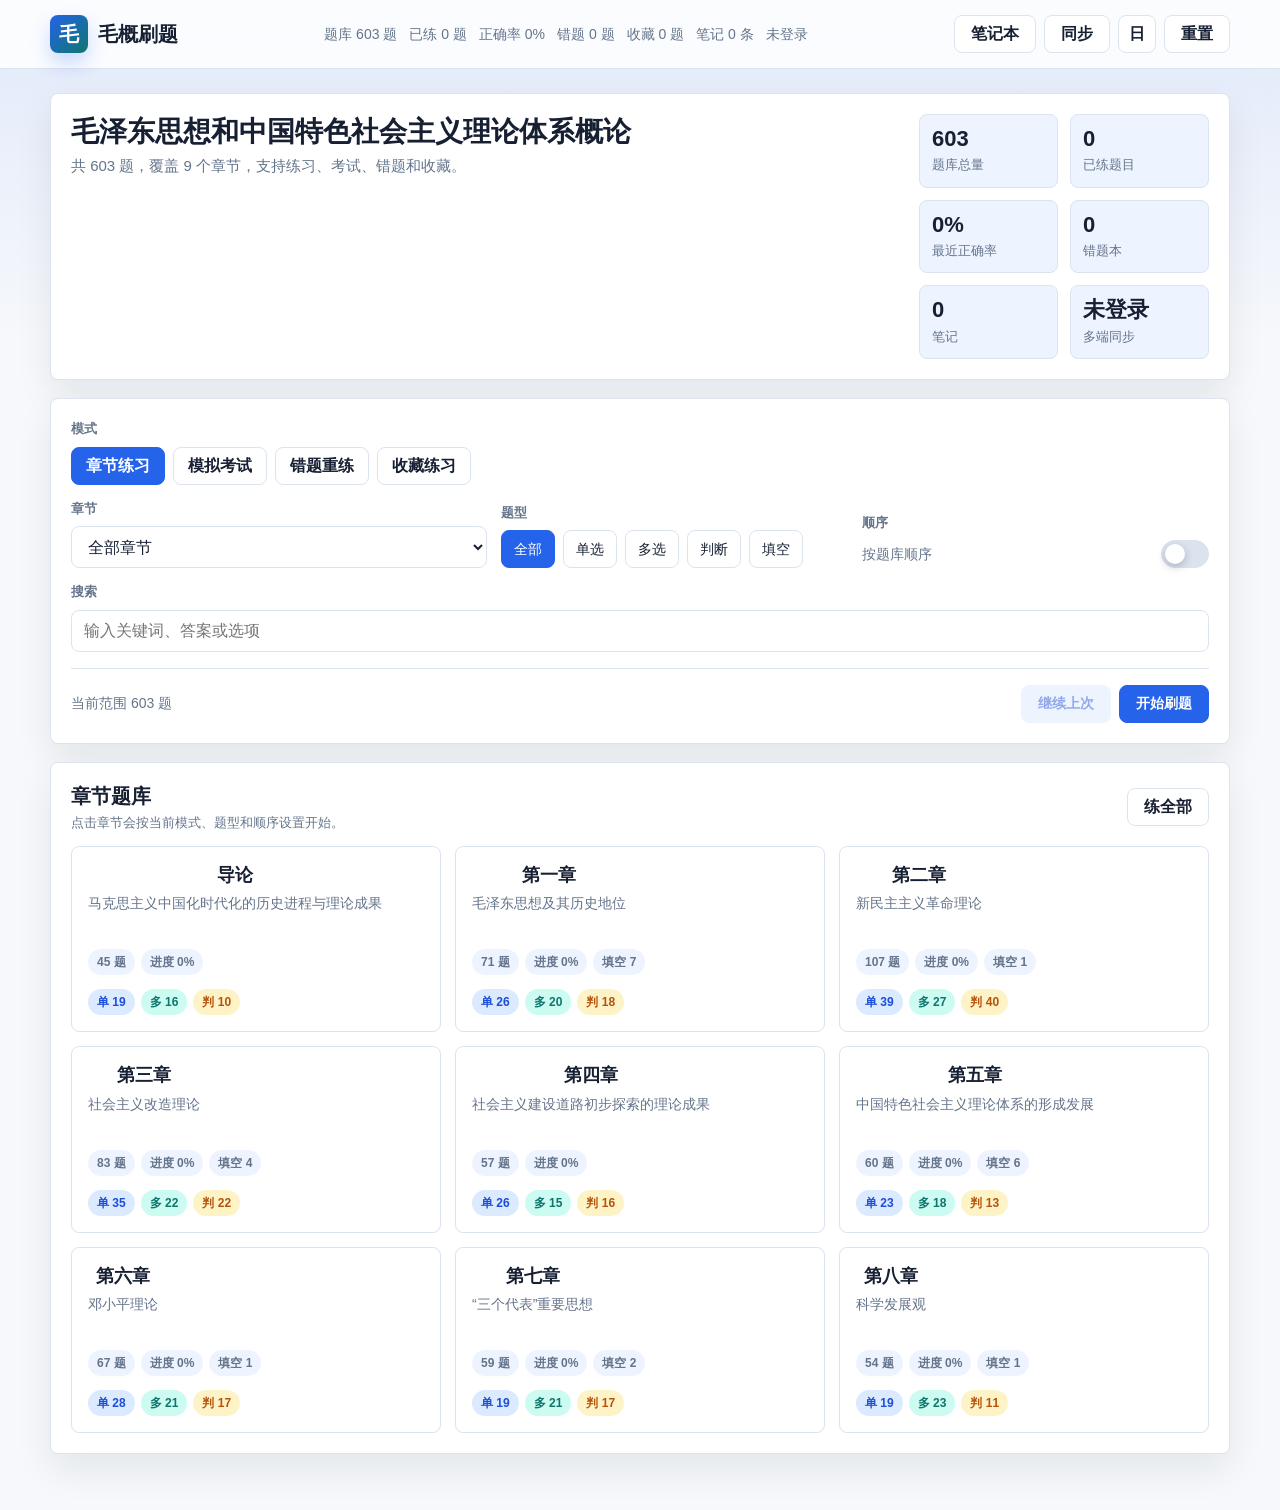
<file: index.html>
<!doctype html>
<html lang="zh-CN">
<head>
  <meta charset="UTF-8">
  <meta name="viewport" content="width=device-width, initial-scale=1.0">
  <title>毛概刷题</title>
  <meta name="theme-color" content="#2563eb">
  <meta name="apple-mobile-web-app-capable" content="yes">
  <meta name="apple-mobile-web-app-title" content="毛概刷题">
  <meta name="apple-mobile-web-app-status-bar-style" content="default">
  <link rel="manifest" href="manifest.webmanifest">
  <link rel="icon" href="assets/icon-192.png">
  <link rel="apple-touch-icon" href="assets/icon-192.png">
  <style>
    :root {
      --bg: #f6f8fb;
      --surface: #ffffff;
      --surface-2: #eef4ff;
      --text: #172033;
      --muted: #64748b;
      --border: #dbe3ef;
      --primary: #2563eb;
      --primary-strong: #1d4ed8;
      --primary-soft: #dbeafe;
      --accent: #0f766e;
      --accent-soft: #ccfbf1;
      --warning: #b45309;
      --warning-soft: #fef3c7;
      --danger: #dc2626;
      --danger-soft: #fee2e2;
      --shadow: 0 16px 36px rgba(15, 23, 42, 0.08);
      --radius: 8px;
    }

    [data-theme="dark"] {
      --bg: #101624;
      --surface: #172033;
      --surface-2: #1f2b44;
      --text: #eef4ff;
      --muted: #a8b3c7;
      --border: #2b3954;
      --primary: #60a5fa;
      --primary-strong: #93c5fd;
      --primary-soft: #1e3a5f;
      --accent: #5eead4;
      --accent-soft: #123d3a;
      --warning: #fbbf24;
      --warning-soft: #3c2b0d;
      --danger: #f87171;
      --danger-soft: #4a1c1c;
      --shadow: 0 16px 36px rgba(0, 0, 0, 0.24);
    }

    * {
      box-sizing: border-box;
    }

    html {
      min-height: 100%;
      background: var(--bg);
    }

    body {
      min-height: 100vh;
      margin: 0;
      color: var(--text);
      background:
        linear-gradient(180deg, rgba(37, 99, 235, 0.10), transparent 340px),
        var(--bg);
      font-family: -apple-system, BlinkMacSystemFont, "Segoe UI", "Microsoft YaHei", "Noto Sans SC", Arial, sans-serif;
      line-height: 1.5;
    }

    button,
    input,
    select,
    textarea {
      font: inherit;
    }

    button {
      color: inherit;
    }

    .app-header {
      position: sticky;
      top: 0;
      z-index: 20;
      border-bottom: 1px solid var(--border);
      background: rgba(255, 255, 255, 0.86);
      backdrop-filter: blur(18px);
    }

    [data-theme="dark"] .app-header {
      background: rgba(23, 32, 51, 0.86);
    }

    .header-inner {
      width: min(1180px, calc(100% - 32px));
      min-height: 68px;
      margin: 0 auto;
      display: flex;
      align-items: center;
      justify-content: space-between;
      gap: 16px;
    }

    .brand {
      display: inline-flex;
      align-items: center;
      gap: 10px;
      border: 0;
      background: transparent;
      padding: 0;
      cursor: pointer;
      font-weight: 800;
      font-size: 20px;
    }

    .brand-mark {
      width: 38px;
      height: 38px;
      display: inline-grid;
      place-items: center;
      border-radius: var(--radius);
      color: #fff;
      background: linear-gradient(135deg, #2563eb, #0f766e);
      box-shadow: 0 10px 20px rgba(37, 99, 235, 0.24);
      flex: 0 0 auto;
    }

    .header-stats {
      display: flex;
      align-items: center;
      gap: 12px;
      color: var(--muted);
      font-size: 14px;
      white-space: nowrap;
      overflow: hidden;
      text-overflow: ellipsis;
    }

    .header-actions {
      display: flex;
      align-items: center;
      gap: 8px;
      flex: 0 0 auto;
    }

    .app-main {
      width: min(1180px, calc(100% - 32px));
      margin: 24px auto 56px;
    }

    .section {
      margin-bottom: 18px;
      border: 1px solid var(--border);
      border-radius: var(--radius);
      background: var(--surface);
      box-shadow: var(--shadow);
    }

    .section-pad {
      padding: 20px;
    }

    .home-top {
      display: grid;
      grid-template-columns: minmax(0, 1fr) 290px;
      gap: 18px;
      align-items: stretch;
    }

    .title-block h1 {
      margin: 0 0 6px;
      font-size: 28px;
      line-height: 1.25;
    }

    .title-block p {
      margin: 0;
      color: var(--muted);
      font-size: 15px;
    }

    .summary-panel {
      display: grid;
      grid-template-columns: repeat(2, minmax(0, 1fr));
      gap: 12px;
      align-content: start;
    }

    .summary-item {
      padding: 12px;
      border: 1px solid var(--border);
      border-radius: var(--radius);
      background: var(--surface-2);
    }

    .summary-number {
      font-weight: 800;
      font-size: 22px;
      line-height: 1.1;
      font-variant-numeric: tabular-nums;
    }

    .summary-label {
      margin-top: 4px;
      color: var(--muted);
      font-size: 13px;
    }

    .control-grid {
      display: grid;
      grid-template-columns: 1.2fr 1fr 1fr;
      gap: 14px;
      align-items: end;
    }

    .field label {
      display: block;
      margin-bottom: 8px;
      color: var(--muted);
      font-size: 13px;
      font-weight: 700;
    }

    .select,
    .search-input,
    .blank-input {
      width: 100%;
      min-height: 42px;
      border: 1px solid var(--border);
      border-radius: var(--radius);
      background: var(--surface);
      color: var(--text);
      outline: none;
    }

    .select,
    .search-input {
      padding: 0 12px;
    }

    .blank-input {
      min-height: 108px;
      padding: 12px;
      resize: vertical;
      line-height: 1.6;
    }

    .select:focus,
    .search-input:focus,
    .blank-input:focus {
      border-color: var(--primary);
      box-shadow: 0 0 0 3px rgba(37, 99, 235, 0.14);
    }

    .mode-row,
    .chip-row,
    .action-row {
      display: flex;
      align-items: center;
      gap: 8px;
      flex-wrap: wrap;
    }

    .mode-btn,
    .chip,
    .btn,
    .icon-btn {
      min-height: 38px;
      border: 1px solid var(--border);
      border-radius: var(--radius);
      background: var(--surface);
      color: var(--text);
      cursor: pointer;
      transition: transform 0.16s ease, border-color 0.16s ease, background 0.16s ease, color 0.16s ease;
    }

    .mode-btn {
      padding: 0 14px;
      font-weight: 700;
    }

    .chip {
      padding: 0 12px;
      font-size: 14px;
    }

    .btn {
      display: inline-flex;
      align-items: center;
      justify-content: center;
      gap: 8px;
      padding: 0 16px;
      font-weight: 800;
      text-decoration: none;
      white-space: nowrap;
    }

    .icon-btn {
      width: 38px;
      padding: 0;
      display: inline-grid;
      place-items: center;
      font-weight: 800;
    }

    .btn:hover,
    .mode-btn:hover,
    .chip:hover,
    .icon-btn:hover {
      transform: translateY(-1px);
      border-color: var(--primary);
    }

    .btn-primary,
    .mode-btn.active,
    .chip.active {
      border-color: var(--primary);
      background: var(--primary);
      color: #fff;
    }

    .btn-primary:hover {
      background: var(--primary-strong);
      color: #fff;
    }

    .btn-soft {
      border-color: var(--primary-soft);
      background: var(--primary-soft);
      color: var(--primary-strong);
    }

    [data-theme="dark"] .btn-soft {
      color: var(--primary-strong);
    }

    .btn-danger {
      border-color: var(--danger-soft);
      background: var(--danger-soft);
      color: var(--danger);
    }

    .btn:disabled,
    .icon-btn:disabled {
      cursor: not-allowed;
      opacity: 0.48;
      transform: none;
    }

    .toggle-line {
      display: flex;
      align-items: center;
      justify-content: space-between;
      gap: 12px;
      color: var(--muted);
      font-size: 14px;
    }

    .switch {
      width: 48px;
      height: 28px;
      border: 1px solid var(--border);
      border-radius: 999px;
      background: var(--border);
      padding: 3px;
      cursor: pointer;
      transition: background 0.16s ease;
    }

    .switch::before {
      content: "";
      width: 20px;
      height: 20px;
      display: block;
      border-radius: 50%;
      background: #fff;
      box-shadow: 0 3px 8px rgba(15, 23, 42, 0.24);
      transition: transform 0.16s ease;
    }

    .switch.on {
      border-color: var(--primary);
      background: var(--primary);
    }

    .switch.on::before {
      transform: translateX(20px);
    }

    .start-line {
      display: flex;
      justify-content: space-between;
      gap: 12px;
      align-items: center;
      margin-top: 16px;
      padding-top: 16px;
      border-top: 1px solid var(--border);
      color: var(--muted);
      font-size: 14px;
    }

    .chapter-grid {
      display: grid;
      grid-template-columns: repeat(3, minmax(0, 1fr));
      gap: 14px;
    }

    .chapter-card {
      min-height: 164px;
      padding: 16px;
      border: 1px solid var(--border);
      border-radius: var(--radius);
      background: var(--surface);
      cursor: pointer;
      display: flex;
      flex-direction: column;
      justify-content: space-between;
      transition: transform 0.16s ease, border-color 0.16s ease, box-shadow 0.16s ease;
    }

    .chapter-card:hover {
      transform: translateY(-2px);
      border-color: var(--primary);
      box-shadow: 0 16px 28px rgba(37, 99, 235, 0.13);
    }

    .chapter-title {
      margin: 0;
      font-size: 18px;
      line-height: 1.35;
    }

    .chapter-subtitle {
      margin: 6px 0 0;
      color: var(--muted);
      font-size: 14px;
      min-height: 42px;
    }

    .count-row {
      display: flex;
      gap: 6px;
      flex-wrap: wrap;
      margin-top: 14px;
    }

    .count-pill,
    .type-pill {
      display: inline-flex;
      align-items: center;
      min-height: 26px;
      padding: 0 9px;
      border-radius: 999px;
      font-size: 12px;
      font-weight: 800;
      background: var(--surface-2);
      color: var(--muted);
    }

    .type-single {
      background: var(--primary-soft);
      color: var(--primary-strong);
    }

    .type-multiple {
      background: var(--accent-soft);
      color: var(--accent);
    }

    .type-judge {
      background: var(--warning-soft);
      color: var(--warning);
    }

    .type-blank {
      background: var(--danger-soft);
      color: var(--danger);
    }

    .quiz-layout {
      display: grid;
      grid-template-columns: minmax(0, 1fr) 270px;
      gap: 18px;
      align-items: start;
    }

    .quiz-main {
      min-width: 0;
      display: grid;
      gap: 14px;
    }

    .quiz-card,
    .review-card,
    .tools-card {
      margin-bottom: 0;
    }

    .review-head {
      display: flex;
      align-items: center;
      justify-content: space-between;
      gap: 12px;
      margin-bottom: 12px;
    }

    .review-head h2 {
      margin: 0;
      font-size: 17px;
      line-height: 1.35;
    }

    .review-head span {
      color: var(--muted);
      font-size: 13px;
    }

    .quiz-top {
      display: flex;
      justify-content: space-between;
      gap: 12px;
      align-items: center;
      margin-bottom: 14px;
    }

    .quiz-title {
      min-width: 0;
    }

    .quiz-title h1 {
      margin: 0;
      font-size: 20px;
      line-height: 1.3;
    }

    .quiz-title p {
      margin: 4px 0 0;
      color: var(--muted);
      font-size: 13px;
    }

    .progress-track {
      height: 8px;
      overflow: hidden;
      border-radius: 999px;
      background: var(--surface-2);
      margin: 10px 0 18px;
    }

    .progress-fill {
      height: 100%;
      width: 0;
      border-radius: inherit;
      background: linear-gradient(90deg, var(--primary), var(--accent));
      transition: width 0.24s ease;
    }

    .question-head {
      display: flex;
      align-items: center;
      justify-content: space-between;
      gap: 12px;
      margin-bottom: 18px;
    }

    .question-index {
      color: var(--muted);
      font-size: 14px;
      font-variant-numeric: tabular-nums;
    }

    .question-text {
      margin: 0 0 18px;
      font-size: 18px;
      line-height: 1.8;
      font-weight: 700;
    }

    .option-list {
      display: grid;
      gap: 10px;
    }

    .option {
      width: 100%;
      min-height: 54px;
      display: grid;
      grid-template-columns: 34px minmax(0, 1fr);
      gap: 12px;
      align-items: start;
      padding: 12px;
      border: 1px solid var(--border);
      border-radius: var(--radius);
      background: var(--surface);
      cursor: pointer;
      text-align: left;
      transition: border-color 0.16s ease, background 0.16s ease, transform 0.16s ease;
    }

    .option:hover {
      transform: translateY(-1px);
      border-color: var(--primary);
      background: var(--surface-2);
    }

    .option.locked {
      cursor: default;
    }

    .option.locked:hover {
      transform: none;
    }

    .option.selected {
      border-color: var(--primary);
      background: var(--primary-soft);
    }

    .option.correct {
      border-color: var(--accent);
      background: var(--accent-soft);
    }

    .option.wrong {
      border-color: var(--danger);
      background: var(--danger-soft);
    }

    .marker {
      width: 32px;
      height: 32px;
      display: inline-grid;
      place-items: center;
      border: 1px solid var(--border);
      border-radius: 50%;
      font-weight: 900;
      font-size: 13px;
      background: var(--surface);
    }

    .option.selected .marker,
    .option.correct .marker,
    .option.wrong .marker {
      color: #fff;
      border-color: transparent;
    }

    .option.selected .marker {
      background: var(--primary);
    }

    .option.correct .marker {
      background: var(--accent);
    }

    .option.wrong .marker {
      background: var(--danger);
    }

    .option-text {
      padding-top: 3px;
      font-size: 16px;
      line-height: 1.65;
      overflow-wrap: anywhere;
    }

    .feedback {
      margin-top: 16px;
      padding: 14px 16px;
      border-radius: var(--radius);
      border: 1px solid var(--border);
      font-size: 15px;
    }

    .feedback.good {
      border-color: var(--accent);
      background: var(--accent-soft);
      color: var(--accent);
    }

    .feedback.bad {
      border-color: var(--danger);
      background: var(--danger-soft);
      color: var(--danger);
    }

    .feedback strong {
      display: block;
      margin-bottom: 6px;
    }

    .review-card .feedback {
      margin-top: 0;
    }

    .study-tools {
      display: flex;
      gap: 10px;
      flex-wrap: wrap;
      margin-top: 16px;
      padding-top: 16px;
      border-top: 1px solid var(--border);
    }

    .tools-card .study-tools,
    .review-card .study-tools {
      margin-top: 0;
      padding-top: 0;
      border-top: 0;
    }

    .ai-panel {
      margin-top: 14px;
      padding: 14px 16px;
      border: 1px solid var(--primary-soft);
      border-radius: var(--radius);
      background: var(--surface-2);
    }

    .ai-panel h3 {
      margin: 0 0 8px;
      font-size: 15px;
    }

    .ai-panel p {
      margin: 0;
      color: var(--text);
      font-size: 15px;
      line-height: 1.75;
      white-space: pre-wrap;
    }

    .note-grid {
      display: grid;
      gap: 12px;
    }

    .note-card {
      border: 1px solid var(--border);
      border-radius: var(--radius);
      padding: 14px;
      background: var(--surface);
    }

    .note-card h3 {
      margin: 8px 0;
      font-size: 15px;
      line-height: 1.6;
    }

    .quiz-actions {
      display: flex;
      justify-content: space-between;
      align-items: center;
      gap: 10px;
      margin-top: 18px;
      padding: 12px;
      border: 1px solid var(--border);
      border-radius: var(--radius);
      background: var(--surface);
      box-shadow: var(--shadow);
      flex-wrap: wrap;
    }

    .mobile-card-button {
      display: none;
    }

    .quiz-main > .quiz-actions {
      margin-top: 0;
    }

    .quiz-primary-actions {
      margin-left: auto;
    }

    .side-panel {
      position: sticky;
      top: 92px;
    }

    .side-stat {
      display: grid;
      grid-template-columns: repeat(2, minmax(0, 1fr));
      gap: 10px;
      margin-bottom: 14px;
    }

    .side-stat .summary-item {
      padding: 10px;
      background: var(--surface);
    }

    .nav-grid {
      display: grid;
      grid-template-columns: repeat(8, 1fr);
      gap: 6px;
      max-height: 420px;
      overflow: auto;
      padding-right: 2px;
    }

    .nav-dot {
      height: 30px;
      border: 1px solid var(--border);
      border-radius: 6px;
      background: var(--surface);
      color: var(--muted);
      cursor: pointer;
      font-size: 12px;
      font-weight: 800;
      font-variant-numeric: tabular-nums;
    }

    .nav-dot.current {
      border-color: var(--primary);
      color: #fff;
      background: var(--primary);
    }

    .nav-dot.answered {
      border-color: var(--primary);
      color: var(--primary-strong);
      background: var(--primary-soft);
    }

    .nav-dot.correct {
      border-color: var(--accent);
      color: var(--accent);
      background: var(--accent-soft);
    }

    .nav-dot.wrong {
      border-color: var(--danger);
      color: var(--danger);
      background: var(--danger-soft);
    }

    .search-results {
      margin-top: 16px;
      display: grid;
      gap: 10px;
    }

    .search-row {
      width: 100%;
      display: grid;
      grid-template-columns: auto minmax(0, 1fr) auto;
      gap: 10px;
      align-items: start;
      padding: 12px;
      border: 1px solid var(--border);
      border-radius: var(--radius);
      background: var(--surface);
      text-align: left;
      cursor: pointer;
    }

    .search-row:hover {
      border-color: var(--primary);
    }

    .search-title {
      font-weight: 700;
      line-height: 1.55;
      overflow: hidden;
      display: -webkit-box;
      -webkit-line-clamp: 2;
      -webkit-box-orient: vertical;
    }

    .muted {
      color: var(--muted);
    }

    .small {
      font-size: 13px;
    }

    .result-hero {
      display: grid;
      grid-template-columns: 230px minmax(0, 1fr);
      gap: 22px;
      align-items: center;
    }

    .score-ring {
      width: 196px;
      aspect-ratio: 1;
      border-radius: 50%;
      display: grid;
      place-items: center;
      margin: 0 auto;
      background:
        radial-gradient(circle at center, var(--surface) 58%, transparent 60%),
        conic-gradient(var(--primary) var(--score, 0%), var(--surface-2) 0);
      border: 1px solid var(--border);
    }

    .score-ring strong {
      display: block;
      text-align: center;
      font-size: 38px;
      line-height: 1;
      font-variant-numeric: tabular-nums;
    }

    .score-ring span {
      display: block;
      margin-top: 6px;
      color: var(--muted);
      font-size: 13px;
      text-align: center;
    }

    .wrong-list {
      margin-top: 18px;
      display: grid;
      gap: 12px;
    }

    .wrong-item {
      border: 1px solid var(--border);
      border-radius: var(--radius);
      padding: 14px;
      background: var(--surface);
    }

    .wrong-item h3 {
      margin: 0 0 8px;
      font-size: 15px;
      line-height: 1.55;
    }

    .answer-line {
      margin: 4px 0;
      color: var(--muted);
      font-size: 14px;
      line-height: 1.6;
    }

    .answer-line strong {
      color: var(--text);
    }

    .empty {
      padding: 30px 20px;
      border: 1px dashed var(--border);
      border-radius: var(--radius);
      text-align: center;
      color: var(--muted);
      background: var(--surface);
    }

    .toast {
      position: fixed;
      left: 50%;
      bottom: 26px;
      z-index: 50;
      transform: translateX(-50%) translateY(16px);
      opacity: 0;
      pointer-events: none;
      min-width: 220px;
      max-width: min(520px, calc(100% - 32px));
      padding: 12px 16px;
      border-radius: var(--radius);
      background: #111827;
      color: #fff;
      text-align: center;
      box-shadow: 0 16px 32px rgba(0, 0, 0, 0.25);
      transition: opacity 0.18s ease, transform 0.18s ease;
    }

    .toast.show {
      opacity: 1;
      transform: translateX(-50%) translateY(0);
    }

    .install-btn[hidden] {
      display: none;
    }

    @media (max-width: 960px) {
      .home-top,
      .control-grid,
      .quiz-layout,
      .result-hero {
        grid-template-columns: 1fr;
      }

      .chapter-grid {
        grid-template-columns: repeat(2, minmax(0, 1fr));
      }

      .side-panel {
        position: static;
      }
    }

    @media (min-width: 760px) and (max-width: 1080px) {
      .header-inner,
      .app-main {
        width: min(100% - 28px, 1000px);
      }

      body.quiz-mode .header-inner {
        min-height: 56px;
      }

      body.quiz-mode .header-stats {
        display: none;
      }

      body.quiz-mode .brand {
        gap: 0;
        font-size: 0;
      }

      body.quiz-mode .brand-mark {
        width: 38px;
        height: 38px;
        font-size: 16px;
      }

      body.quiz-mode .header-actions .btn {
        min-height: 36px;
        padding: 0 12px;
        font-size: 13px;
      }

      body.quiz-mode .header-actions .icon-btn {
        width: 36px;
        min-height: 36px;
      }

      .quiz-layout {
        grid-template-columns: minmax(0, 1fr) 224px;
        gap: 14px;
      }

      .side-panel {
        position: sticky;
        top: 82px;
      }

      .side-stat {
        grid-template-columns: 1fr;
      }

      .nav-grid {
        grid-template-columns: repeat(5, 1fr);
        max-height: calc(100vh - 280px);
      }

      .quiz-title h1 {
        font-size: 19px;
      }

      .question-text {
        font-size: 17px;
      }

      .option-text {
        font-size: 15px;
      }
    }

    @media (max-width: 640px) {
      .header-inner,
      .app-main {
        width: min(100% - 20px, 1180px);
      }

      .header-inner {
        min-height: 62px;
        gap: 8px;
      }

      .header-stats {
        display: none;
      }

      .brand {
        font-size: 16px;
      }

      .brand-mark {
        width: 34px;
        height: 34px;
      }

      .header-actions {
        gap: 6px;
      }

      .header-actions .btn {
        min-height: 34px;
        padding: 0 9px;
        font-size: 12px;
      }

      .header-actions .icon-btn {
        width: 34px;
        min-height: 34px;
      }

      .app-main {
        margin-top: 14px;
        margin-bottom: 24px;
        padding-bottom: 104px;
      }

      body.quiz-mode .app-header {
        display: none;
      }

      body.quiz-mode .app-main {
        width: 100%;
        margin: 0;
        padding: 8px 10px 84px;
      }

      body.quiz-mode .quiz-layout {
        display: block;
      }

      body.quiz-mode .quiz-card {
        border-top: 0;
        border-left: 0;
        border-right: 0;
        border-radius: 0 0 var(--radius) var(--radius);
      }

      body.quiz-mode .quiz-card .quiz-top {
        margin: -14px -14px 12px;
        padding: 8px 10px;
        border-bottom: 1px solid var(--border);
        background: var(--surface);
      }

      body.quiz-mode .quiz-card .quiz-top > .btn {
        min-height: 32px;
        padding: 0 10px;
        font-size: 13px;
      }

      body.quiz-mode .quiz-card .quiz-top > .icon-btn {
        width: 32px;
        min-height: 32px;
      }

      .title-block h1 {
        font-size: 20px;
      }

      .section-pad {
        padding: 14px;
      }

      .summary-panel,
      .chapter-grid {
        grid-template-columns: 1fr;
      }

      .quiz-main {
        gap: 10px;
      }

      body.quiz-mode .review-card,
      body.quiz-mode .tools-card,
      body.quiz-mode .side-panel {
        margin-top: 10px;
      }

      body.quiz-mode .side-panel {
        margin-bottom: 82px;
      }

      body.quiz-mode .side-stat {
        display: none;
      }

      .quiz-top {
        display: grid;
        grid-template-columns: auto minmax(0, 1fr) auto;
        align-items: center;
      }

      .quiz-title {
        text-align: center;
      }

      .quiz-title h1 {
        font-size: 15px;
      }

      .quiz-title p {
        font-size: 11px;
      }

      .question-head {
        align-items: flex-start;
        margin-bottom: 12px;
      }

      .question-text {
        font-size: 15px;
        line-height: 1.65;
        margin-bottom: 14px;
      }

      .option {
        min-height: 50px;
        grid-template-columns: 30px minmax(0, 1fr);
        gap: 10px;
        padding: 10px;
      }

      .marker {
        width: 30px;
        height: 30px;
      }

      .option-text {
        font-size: 14px;
        line-height: 1.55;
      }

      .type-pill,
      .question-index {
        font-size: 12px;
      }

      .blank-input {
        min-height: 132px;
      }

      .review-head {
        margin-bottom: 10px;
      }

      .review-head h2 {
        font-size: 15px;
      }

      .feedback,
      .ai-panel {
        padding: 12px;
        font-size: 14px;
      }

      .study-tools {
        display: grid;
        grid-template-columns: 1fr 1fr;
      }

      .study-tools .btn {
        min-width: 0;
        padding: 0 10px;
        font-size: 14px;
      }

      .search-row {
        grid-template-columns: 1fr;
      }

      .quiz-actions {
        position: fixed;
        left: 0;
        right: 0;
        bottom: 0;
        z-index: 18;
        display: grid;
        grid-template-columns: minmax(76px, 1fr) auto minmax(108px, 1fr);
        gap: 8px;
        align-items: center;
        margin: 0;
        padding: 8px 14px calc(8px + env(safe-area-inset-bottom));
        border: 0;
        border-top: 1px solid var(--border);
        border-radius: 0;
        background: var(--surface);
        box-shadow: 0 -10px 24px rgba(15, 23, 42, 0.1);
      }

      .quiz-actions .btn,
      .quiz-actions .action-row {
        width: auto;
      }

      .quiz-nav-actions {
        display: none;
      }

      .mobile-card-button {
        grid-column: 2;
        grid-row: 1;
        display: inline-flex;
        min-width: 56px;
        min-height: 44px;
        padding: 0 4px;
        border: 0;
        background: transparent;
        color: var(--primary);
        cursor: pointer;
        flex-direction: column;
        align-items: center;
        justify-content: center;
        font-size: 12px;
        font-weight: 800;
        line-height: 1.15;
        font-variant-numeric: tabular-nums;
      }

      .mobile-card-button span:first-child {
        font-size: 15px;
      }

      .quiz-primary-actions {
        display: contents;
        margin-left: 0;
      }

      .quiz-actions .action-row .btn {
        flex: initial;
      }

      .quiz-primary-actions .btn {
        min-height: 42px;
        min-width: 82px;
        padding: 0 12px;
        font-size: 14px;
      }

      .quiz-primary-actions .btn-primary {
        grid-column: 3;
        grid-row: 1;
        justify-self: end;
        min-width: 108px;
      }

      .quiz-primary-actions .btn:not(.btn-primary) {
        grid-column: 1;
        grid-row: 1;
        justify-self: start;
      }

      .quiz-actions.is-submitted {
        padding: 8px 14px calc(8px + env(safe-area-inset-bottom));
      }

      .quiz-actions.is-submitted .quiz-nav-actions {
        display: none;
      }

      .quiz-actions.is-submitted .quiz-primary-actions {
        display: contents;
      }

      .nav-grid {
        grid-template-columns: repeat(7, 1fr);
        max-height: none;
      }
    }

  </style>
</head>
<body>
  <header class="app-header">
    <div class="header-inner">
      <button class="brand" type="button" onclick="goHome()" aria-label="返回首页">
        <span class="brand-mark">毛</span>
        <span>毛概刷题</span>
      </button>
      <div class="header-stats" id="headerStats"></div>
      <div class="header-actions">
        <button class="btn install-btn" type="button" onclick="promptInstall()" id="installButton" hidden>安装</button>
        <button class="btn" type="button" onclick="renderNotes()">笔记本</button>
        <button class="btn" type="button" onclick="renderSync()">同步</button>
        <button class="icon-btn" type="button" onclick="toggleTheme()" id="themeButton" title="切换深浅色">日</button>
        <button class="btn" type="button" onclick="resetLearningData()">重置</button>
      </div>
    </div>
  </header>

  <main class="app-main" id="app"></main>
  <div class="toast" id="toast"></div>

  <script src="questions.js"></script>
  <script>
    const BANK = window.QUESTION_BANK || { chapters: [], typeLabels: {} };
    const TYPE_ORDER = ["single", "multiple", "judge", "blank"];
    const TYPE_NAMES = { single: "单选", multiple: "多选", judge: "判断", blank: "填空" };
    const MODE_NAMES = { practice: "章节练习", exam: "模拟考试", wrong: "错题重练", favorite: "收藏练习" };
    const STORE_KEY = "maogai-quiz-state-v5";

    const allQuestions = BANK.chapters.flatMap(chapter => chapter.questions.map(q => ({ ...q, chapter })));
    const questionMap = new Map(allQuestions.map(q => [q.id, q]));
    const chapterMap = new Map(BANK.chapters.map(chapter => [chapter.id, chapter]));

    let store = loadStore();
    let state = {
      view: "home",
      mode: "practice",
      chapterId: "all",
      type: "all",
      random: false,
      search: ""
    };
    let session = null;
    let tickTimer = null;
    let toastTimer = null;
    let syncTimer = null;
    let syncing = false;
    let installPromptEvent = null;
    let explaining = false;

    document.documentElement.dataset.theme = store.theme || "light";
    setupPwa();
    renderHome();

    window.addEventListener("keydown", event => {
      if (!session || state.view !== "quiz") return;
      const tag = (event.target && event.target.tagName || "").toLowerCase();
      if (["input", "textarea", "select"].includes(tag)) return;
      if (event.key === "ArrowLeft") {
        event.preventDefault();
        moveQuestion(-1);
      } else if (event.key === "ArrowRight") {
        event.preventDefault();
        moveQuestion(1);
      } else if (event.key === "Enter") {
        event.preventDefault();
        primaryQuizAction();
      } else if (/^[1-4]$/.test(event.key)) {
        const q = currentQuestion();
        const option = q && (q.type === "judge" ? ["对", "错"][Number(event.key) - 1] : "ABCD"[Number(event.key) - 1]);
        if (option) selectOption(option);
      }
    });

    function loadStore() {
      const fallback = { favorites: [], wrong: [], notes: [], explanations: {}, attempts: {}, history: [], lastSession: null, sessions: {}, sync: null, theme: "light" };
      try {
        const saved = JSON.parse(localStorage.getItem(STORE_KEY) || "{}");
        return {
          ...fallback,
          ...saved,
          favorites: saved.favorites || [],
          wrong: saved.wrong || [],
          notes: saved.notes || [],
          explanations: saved.explanations || {},
          attempts: saved.attempts || {},
          history: saved.history || [],
          sessions: saved.sessions || {},
          sync: saved.sync || null
        };
      } catch (error) {
        return fallback;
      }
    }

    function saveStore(options = {}) {
      store.updatedAt = new Date().toISOString();
      localStorage.setItem(STORE_KEY, JSON.stringify(store));
      updateHeader();
      if (options.sync !== false) scheduleAutoSync();
    }

    function isStaticPagesHost() {
      return location.hostname.endsWith(".github.io");
    }

    function setupPwa() {
      if ("serviceWorker" in navigator) {
        window.addEventListener("load", () => {
          navigator.serviceWorker.register("./sw.js").catch(error => {
            console.warn("Service worker registration failed", error);
          });
        });
      }

      window.addEventListener("beforeinstallprompt", event => {
        event.preventDefault();
        installPromptEvent = event;
        const button = document.getElementById("installButton");
        if (button) button.hidden = false;
      });

      window.addEventListener("appinstalled", () => {
        installPromptEvent = null;
        const button = document.getElementById("installButton");
        if (button) button.hidden = true;
        showToast("已添加到桌面");
      });
    }

    function esc(value) {
      return String(value ?? "").replace(/[&<>"']/g, char => ({
        "&": "&amp;",
        "<": "&lt;",
        ">": "&gt;",
        "\"": "&quot;",
        "'": "&#39;"
      })[char]);
    }

    function normalize(value) {
      return String(value ?? "")
        .trim()
        .replace(/\s+/g, "")
        .replace(/[，。；;、,.]/g, "")
        .toLowerCase();
    }

    function uniquePush(list, id) {
      if (!list.includes(id)) list.push(id);
    }

    function removeItem(list, id) {
      const index = list.indexOf(id);
      if (index >= 0) list.splice(index, 1);
    }

    function updateHeader() {
      const attempted = Object.keys(store.attempts || {}).length;
      const correct = Object.values(store.attempts || {}).filter(item => item.lastCorrect).length;
      const accuracy = attempted ? Math.round(correct / attempted * 100) : 0;
      const header = document.getElementById("headerStats");
      if (header) {
        header.innerHTML = `
          <span>题库 ${allQuestions.length} 题</span>
          <span>已练 ${attempted} 题</span>
          <span>正确率 ${accuracy}%</span>
          <span>错题 ${store.wrong.length} 题</span>
          <span>收藏 ${store.favorites.length} 题</span>
          <span>笔记 ${store.notes.length} 条</span>
          <span>${store.sync?.username ? "已同步" : "未登录"}</span>
        `;
      }
      const themeButton = document.getElementById("themeButton");
      if (themeButton) themeButton.textContent = (store.theme || "light") === "dark" ? "夜" : "日";
    }

    function renderHome() {
      state.view = "home";
      document.body.classList.remove("quiz-mode");
      stopTicker();
      updateHeader();

      const attempted = Object.keys(store.attempts || {}).length;
      const correct = Object.values(store.attempts || {}).filter(item => item.lastCorrect).length;
      const accuracy = attempted ? Math.round(correct / attempted * 100) : 0;
      const available = collectQuestions();
      const canResume = getResumeSession() !== null;

      document.getElementById("app").innerHTML = `
        <section class="section section-pad">
          <div class="home-top">
            <div class="title-block">
              <h1>毛泽东思想和中国特色社会主义理论体系概论</h1>
              <p>共 ${allQuestions.length} 题，覆盖 ${BANK.chapters.length} 个章节，支持练习、考试、错题和收藏。</p>
            </div>
            <div class="summary-panel">
              ${summaryItem(allQuestions.length, "题库总量")}
              ${summaryItem(attempted, "已练题目")}
              ${summaryItem(accuracy + "%", "最近正确率")}
              ${summaryItem(store.wrong.length, "错题本")}
              ${summaryItem(store.notes.length, "笔记")}
              ${summaryItem(store.sync?.username || "未登录", "多端同步")}
            </div>
          </div>
        </section>

        <section class="section section-pad">
          <div class="field" style="margin-bottom: 14px;">
            <label>模式</label>
            <div class="mode-row">
              ${modeButton("practice")}
              ${modeButton("exam")}
              ${modeButton("wrong")}
              ${modeButton("favorite")}
            </div>
          </div>

          <div class="control-grid">
            <div class="field">
              <label>章节</label>
              <select class="select" onchange="setChapter(this.value)">
                <option value="all"${state.chapterId === "all" ? " selected" : ""}>全部章节</option>
                ${BANK.chapters.map(chapter => `<option value="${chapter.id}"${state.chapterId === chapter.id ? " selected" : ""}>${esc(chapter.title)} ${esc(chapter.subtitle)}</option>`).join("")}
              </select>
            </div>
            <div class="field">
              <label>题型</label>
              <div class="chip-row">
                ${typeChip("all", "全部")}
                ${TYPE_ORDER.map(type => typeChip(type, TYPE_NAMES[type])).join("")}
              </div>
            </div>
            <div class="field">
              <label>顺序</label>
              <div class="toggle-line">
                <span>${state.random ? "随机出题" : "按题库顺序"}</span>
                <button class="switch ${state.random ? "on" : ""}" type="button" onclick="toggleRandom()" aria-label="切换随机出题"></button>
              </div>
            </div>
          </div>

          <div class="field" style="margin-top: 14px;">
            <label>搜索</label>
            <input class="search-input" value="${esc(state.search)}" oninput="updateSearch(this.value)" placeholder="输入关键词、答案或选项">
          </div>

          <div class="start-line">
            <span id="availableCount">当前范围 ${available.length} 题</span>
            <div class="action-row">
              <button class="btn btn-soft" type="button" onclick="resumeLastSession()" ${canResume ? "" : "disabled"}>继续上次</button>
              <button class="btn btn-primary" type="button" onclick="startSession()">开始刷题</button>
            </div>
          </div>

          <div id="searchPreview">${renderSearchResults(available, Boolean(state.search.trim()))}</div>
        </section>

        <section class="section section-pad">
          <div class="quiz-top">
            <div class="quiz-title">
              <h1>章节题库</h1>
              <p>点击章节会按当前模式、题型和顺序设置开始。</p>
            </div>
            <button class="btn" type="button" onclick="startSession({ chapterId: 'all' })">练全部</button>
          </div>
          <div class="chapter-grid">
            ${BANK.chapters.map(renderChapterCard).join("")}
          </div>
        </section>
      `;
    }

    function summaryItem(number, label) {
      return `<div class="summary-item"><div class="summary-number">${esc(number)}</div><div class="summary-label">${esc(label)}</div></div>`;
    }

    function modeButton(mode) {
      return `<button class="mode-btn ${state.mode === mode ? "active" : ""}" type="button" onclick="setMode('${mode}')">${MODE_NAMES[mode]}</button>`;
    }

    function typeChip(type, label) {
      return `<button class="chip ${state.type === type ? "active" : ""}" type="button" onclick="setType('${type}')">${esc(label)}</button>`;
    }

    function renderChapterCard(chapter) {
      const ids = chapter.questions.map(q => q.id);
      const done = ids.filter(id => store.attempts[id]).length;
      const percent = chapter.counts.total ? Math.round(done / chapter.counts.total * 100) : 0;
      return `
        <button class="chapter-card" type="button" onclick="startSession({ chapterId: '${chapter.id}' })">
          <div>
            <h2 class="chapter-title">${esc(chapter.title)}</h2>
            <p class="chapter-subtitle">${esc(chapter.subtitle)}</p>
          </div>
          <div>
            <div class="count-row">
              <span class="count-pill">${chapter.counts.total} 题</span>
              <span class="count-pill">进度 ${percent}%</span>
              ${chapter.counts.blank ? `<span class="count-pill">填空 ${chapter.counts.blank}</span>` : ""}
            </div>
            <div class="count-row">
              <span class="type-pill type-single">单 ${chapter.counts.single}</span>
              <span class="type-pill type-multiple">多 ${chapter.counts.multiple}</span>
              <span class="type-pill type-judge">判 ${chapter.counts.judge}</span>
            </div>
          </div>
        </button>
      `;
    }

    function renderSearchResults(list, shouldShow) {
      if (!shouldShow) return "";
      if (!list.length) return `<div class="search-results"><div class="empty">没有匹配的题目</div></div>`;
      const shown = list.slice(0, 20);
      return `
        <div class="search-results">
          ${shown.map(q => `
            <button class="search-row" type="button" onclick="startFocusedQuestion('${q.id}')">
              <span class="type-pill type-${q.type}">${esc(q.typeLabel)}</span>
              <span>
                <span class="search-title">${esc(q.stem)}</span>
                <span class="muted small">${esc(q.chapterTitle)} · 第 ${q.sourceNo} 题</span>
              </span>
              <span class="muted small">开始</span>
            </button>
          `).join("")}
          ${list.length > shown.length ? `<div class="muted small">还有 ${list.length - shown.length} 题未显示，可继续缩小关键词。</div>` : ""}
        </div>
      `;
    }

    function collectQuestions(overrides = {}) {
      const mode = overrides.mode ?? state.mode;
      const chapterId = overrides.chapterId ?? state.chapterId;
      const type = overrides.type ?? state.type;
      const search = overrides.search ?? state.search;
      const keyword = normalize(search);

      return allQuestions.filter(q => {
        if (chapterId !== "all" && q.chapterId !== chapterId) return false;
        if (type !== "all" && q.type !== type) return false;
        if (mode === "wrong" && !store.wrong.includes(q.id)) return false;
        if (mode === "favorite" && !store.favorites.includes(q.id)) return false;
        if (keyword) {
          const haystack = normalize([
            q.stem,
            q.answer,
            q.chapterTitle,
            q.chapterSubtitle,
            ...q.options.map(option => option.text)
          ].join(" "));
          if (!haystack.includes(keyword)) return false;
        }
        return true;
      });
    }

    function setMode(mode) {
      state.mode = mode;
      renderHome();
    }

    function setChapter(chapterId) {
      state.chapterId = chapterId;
      renderHome();
    }

    function setType(type) {
      state.type = type;
      renderHome();
    }

    function toggleRandom() {
      state.random = !state.random;
      renderHome();
    }

    function updateSearch(value) {
      state.search = value;
      const list = collectQuestions();
      const count = document.getElementById("availableCount");
      const preview = document.getElementById("searchPreview");
      if (count) count.textContent = `当前范围 ${list.length} 题`;
      if (preview) preview.innerHTML = renderSearchResults(list, Boolean(state.search.trim()));
    }

    function startSession(overrides = {}) {
      const next = { ...state, ...overrides };
      const saved = getResumeSession(next);
      if (saved && !overrides.forceNew) {
        resumeSession(saved);
        return;
      }
      let questions = collectQuestions(next);
      if (next.random) questions = shuffle(questions);
      beginSession(questions, next);
    }

    function startFocusedQuestion(id) {
      const q = questionMap.get(id);
      if (!q) return;
      const list = collectQuestions({ mode: "practice", search: "" }).filter(item => item.id !== id);
      beginSession([q, ...list], { ...state, mode: "practice", search: "" });
    }

    function beginSession(questions, options) {
      if (!questions.length) {
        showToast("当前范围没有可练习的题目");
        return;
      }
      const chapter = options.chapterId && options.chapterId !== "all" ? chapterMap.get(options.chapterId) : null;
      session = {
        id: Date.now(),
        scopeKey: sessionScopeKey(options),
        mode: options.mode || "practice",
        chapterId: options.chapterId || "all",
        type: options.type || "all",
        random: Boolean(options.random),
        title: chapter ? `${chapter.title} · ${chapter.subtitle}` : "全部章节",
        questionIds: questions.map(q => q.id),
        current: 0,
        answers: {},
        submitted: {},
        results: {},
        startedAt: Date.now(),
        finishedAt: null
      };
      state.view = "quiz";
      saveSession();
      renderQuiz();
      scrollQuizToTop();
      startTicker();
    }

    function sessionScopeKey(options) {
      const mode = options.mode || "practice";
      const chapterId = options.chapterId || "all";
      const type = options.type || "all";
      const random = options.random ? "random" : "ordered";
      const search = normalize(options.search || "");
      return [mode, chapterId, type, random, search].join("|");
    }

    function isValidSession(saved) {
      if (!saved || saved.finishedAt) return null;
      const valid = Array.isArray(saved.questionIds) && saved.questionIds.length && saved.questionIds.every(id => questionMap.has(id));
      return valid ? saved : null;
    }

    function getResumeSession(options = null) {
      if (options) return isValidSession(store.sessions?.[sessionScopeKey(options)]);
      return isValidSession(store.lastSession);
    }

    function resumeLastSession() {
      const saved = getResumeSession();
      if (!saved) {
        showToast("没有可继续的练习");
        return;
      }
      resumeSession(saved);
    }

    function resumeSession(saved) {
      session = saved;
      session.scopeKey = session.scopeKey || sessionScopeKey(session);
      state.view = "quiz";
      renderQuiz();
      scrollQuizToTop();
      startTicker();
    }

    function saveSession() {
      if (!session) return;
      session.updatedAt = new Date().toISOString();
      session.scopeKey = session.scopeKey || sessionScopeKey(session);
      store.lastSession = session;
      store.sessions = store.sessions || {};
      store.sessions[session.scopeKey] = session;
      saveStore();
    }

    function shuffle(list) {
      const copy = list.slice();
      for (let index = copy.length - 1; index > 0; index -= 1) {
        const randomIndex = Math.floor(Math.random() * (index + 1));
        [copy[index], copy[randomIndex]] = [copy[randomIndex], copy[index]];
      }
      return copy;
    }

    function renderQuiz() {
      if (!session) {
        renderHome();
        return;
      }
      document.body.classList.add("quiz-mode");
      updateHeader();
      const q = currentQuestion();
      if (!q) {
        renderResult();
        return;
      }

      const total = session.questionIds.length;
      const index = session.current;
      const answered = session.questionIds.filter(id => isAnswered(questionMap.get(id), session.answers[id])).length;
      const submitted = Boolean(session.submitted[q.id]);
      const progress = Math.round((index + 1) / total * 100);
      const favorite = store.favorites.includes(q.id);
      const result = session.results[q.id];

      document.getElementById("app").innerHTML = `
        <div class="quiz-layout">
          <div class="quiz-main">
            <section class="section section-pad quiz-card">
              <div class="quiz-top">
                <button class="btn" type="button" onclick="goHome()">返回</button>
                <div class="quiz-title">
                  <h1>${esc(MODE_NAMES[session.mode])}</h1>
                  <p>${esc(session.title)} · ${answered}/${total} 已作答 · <span id="timerText">${elapsedText(Date.now() - session.startedAt)}</span></p>
                </div>
                <button class="icon-btn" type="button" onclick="toggleFavorite('${q.id}')" title="收藏本题">${favorite ? "★" : "☆"}</button>
              </div>

              <div class="progress-track"><div class="progress-fill" style="width: ${progress}%"></div></div>

              <div class="question-head">
                <span class="type-pill type-${q.type}">${esc(q.typeLabel)}</span>
                <span class="question-index">第 ${index + 1} / ${total} 题</span>
              </div>

              <p class="question-text">${esc(q.stem)}</p>
              ${renderAnswerArea(q, submitted)}
            </section>
            ${submitted && session.mode !== "exam" ? renderReviewCard(q, result) : ""}
            ${renderToolCard(q)}
            ${renderQuizActions(q, submitted)}
          </div>

          <aside class="section section-pad side-panel">
            <div class="side-stat">
              ${summaryItem(total, "本轮题量")}
              ${summaryItem(answered, "已作答")}
              ${summaryItem(countSessionResults().correct, "答对")}
              ${summaryItem(countSessionResults().wrong, "答错")}
            </div>
            <div class="field">
              <label>题号</label>
              <div class="nav-grid">
                ${session.questionIds.map((id, navIndex) => renderNavDot(id, navIndex)).join("")}
              </div>
            </div>
          </aside>
        </div>
      `;
      updateTimerText();
    }

    function currentQuestion() {
      return session ? questionMap.get(session.questionIds[session.current]) : null;
    }

    function scrollQuizToTop() {
      requestAnimationFrame(() => window.scrollTo({ top: 0, left: 0, behavior: "auto" }));
    }

    function scrollToQuestionCard() {
      const panel = document.querySelector(".side-panel");
      if (panel) panel.scrollIntoView({ behavior: "smooth", block: "start" });
    }

    function renderReviewCard(q, result) {
      return `
        <section class="section section-pad review-card">
          <div class="review-head">
            <h2>\u7b54\u6848\u4e0e\u7ed3\u679c</h2>
            <span>\u7b2c ${session.current + 1} / ${session.questionIds.length} \u9898</span>
          </div>
          ${renderFeedback(q, result)}
        </section>
      `;
    }

    function renderToolCard(q) {
      const hasExplanation = Boolean(store.explanations[q.id]);
      return `
        <section class="section section-pad tools-card">
          <div class="review-head">
            <h2>\u89e3\u6790\u4e0e\u7b14\u8bb0</h2>
            <span>${hasExplanation ? "\u5df2\u6709 AI \u89e3\u6790" : "\u53ef\u968f\u65f6\u4fdd\u5b58"}</span>
          </div>
          ${renderStudyTools(q)}
        </section>
      `;
    }

    function renderAnswerArea(q, submitted) {
      if (q.type === "blank") {
        const answer = session.answers[q.id] || "";
        const locked = submitted && session.mode !== "exam";
        return `
          <textarea class="blank-input" ${locked ? "disabled" : ""} oninput="setBlankAnswer(this.value)" placeholder="输入答案后提交">${esc(answer)}</textarea>
        `;
      }

      const options = q.type === "judge"
        ? [{ key: "对", text: "正确" }, { key: "错", text: "错误" }]
        : q.options;
      return `
        <div class="option-list">
          ${options.map(option => renderOption(q, option, submitted)).join("")}
        </div>
      `;
    }

    function renderOption(q, option, submitted) {
      const answer = session.answers[q.id];
      const selected = q.type === "multiple"
        ? Array.isArray(answer) && answer.includes(option.key)
        : answer === option.key;
      const locked = submitted && session.mode !== "exam";
      const isCorrectOption = q.type === "multiple"
        ? q.answer.includes(option.key)
        : q.answer === option.key;
      let className = "option";
      if (selected) className += " selected";
      if (locked) className += " locked";
      if (submitted && session.mode !== "exam") {
        if (isCorrectOption) className += " correct";
        else if (selected) className += " wrong";
      }
      return `
        <button class="${className}" type="button" onclick="selectOption('${option.key}')" ${locked ? "disabled" : ""}>
          <span class="marker">${esc(option.key)}</span>
          <span class="option-text">${esc(option.text)}</span>
        </button>
      `;
    }

    function renderFeedback(q, result) {
      const ok = result && result.correct;
      return `
        <div class="feedback ${ok ? "good" : "bad"}">
          <strong>${ok ? "回答正确" : "回答错误"}</strong>
          正确答案：${esc(formatCorrectAnswer(q))}
        </div>
      `;
    }

    function renderStudyTools(q) {
      const hasNote = store.notes.some(note => note.questionId === q.id);
      const explanation = store.explanations[q.id];
      return `
        <div class="study-tools">
          <button class="btn btn-soft" type="button" onclick="explainCurrent()" ${explaining ? "disabled" : ""}>${explaining ? "解析中..." : "AI解析本题"}</button>
          <button class="btn" type="button" onclick="addCurrentToNotes()">${hasNote ? "已加入笔记" : "加入笔记"}</button>
        </div>
        ${explanation ? `
          <div class="ai-panel">
            <h3>AI解析</h3>
            <p>${esc(explanation)}</p>
          </div>
        ` : ""}
      `;
    }

    function renderQuizActions(q, submitted) {
      const isLast = session.current === session.questionIds.length - 1;
      if (session.mode === "exam") {
        return `
          <div class="quiz-actions">
            <div class="action-row quiz-nav-actions">
              <button class="btn" type="button" onclick="moveQuestion(-1)" ${session.current === 0 ? "disabled" : ""}>\u4e0a\u4e00\u9898</button>
              <button class="btn" type="button" onclick="moveQuestion(1)" ${isLast ? "disabled" : ""}>\u4e0b\u4e00\u9898</button>
            </div>
            <button class="mobile-card-button" type="button" onclick="scrollToQuestionCard()" aria-label="\u6253\u5f00\u7b54\u9898\u5361">
              <span>${session.current + 1}/${session.questionIds.length}</span>
              <span>\u7b54\u9898\u5361</span>
            </button>
            <div class="action-row quiz-primary-actions">
              <button class="btn btn-primary" type="button" onclick="finishSession()">\u4ea4\u5377</button>
            </div>
          </div>
        `;
      }
      return `
        <div class="quiz-actions ${submitted ? "is-submitted" : ""}">
          <div class="action-row quiz-nav-actions">
            <button class="btn" type="button" onclick="moveQuestion(-1)" ${session.current === 0 ? "disabled" : ""}>\u4e0a\u4e00\u9898</button>
            <button class="btn" type="button" onclick="moveQuestion(1)" ${isLast ? "disabled" : ""}>\u4e0b\u4e00\u9898</button>
          </div>
          <button class="mobile-card-button" type="button" onclick="scrollToQuestionCard()" aria-label="\u6253\u5f00\u7b54\u9898\u5361">
            <span>${session.current + 1}/${session.questionIds.length}</span>
            <span>\u7b54\u9898\u5361</span>
          </button>
          <div class="action-row quiz-primary-actions">
            ${submitted ? `<button class="btn btn-primary" type="button" onclick="primaryQuizAction()">${isLast ? "\u67e5\u770b\u7ed3\u679c" : "\u4e0b\u4e00\u9898"}</button>` : `<button class="btn btn-primary" type="button" onclick="submitCurrent()">\u63d0\u4ea4\u7b54\u6848</button>`}
            ${submitted ? `<button class="btn" type="button" onclick="redoCurrent()">\u91cd\u505a\u672c\u9898</button>` : ""}
          </div>
        </div>
      `;
    }

    function renderNavDot(id, navIndex) {
      const answered = isAnswered(questionMap.get(id), session.answers[id]);
      const result = session.results[id];
      let className = "nav-dot";
      if (navIndex === session.current) className += " current";
      else if (result) className += result.correct ? " correct" : " wrong";
      else if (answered) className += " answered";
      return `<button class="${className}" type="button" onclick="jumpQuestion(${navIndex})">${navIndex + 1}</button>`;
    }

    function selectOption(key) {
      const q = currentQuestion();
      if (!q || (session.submitted[q.id] && session.mode !== "exam")) return;
      if (q.type === "multiple") {
        const current = Array.isArray(session.answers[q.id]) ? session.answers[q.id].slice() : [];
        if (current.includes(key)) removeItem(current, key);
        else current.push(key);
        session.answers[q.id] = current.sort();
      } else {
        session.answers[q.id] = key;
      }
      saveSession();
      renderQuiz();
    }

    function setBlankAnswer(value) {
      const q = currentQuestion();
      if (!q || (session.submitted[q.id] && session.mode !== "exam")) return;
      session.answers[q.id] = value;
      saveSession();
    }

    function submitCurrent() {
      const q = currentQuestion();
      if (!q) return;
      const answer = session.answers[q.id];
      if (!isAnswered(q, answer)) {
        showToast("请先作答");
        return;
      }
      const correct = scoreAnswer(q, answer);
      session.submitted[q.id] = true;
      session.results[q.id] = { correct, answer: storedAnswer(answer), at: Date.now() };
      recordAttempt(q, answer, correct);
      saveSession();
      renderQuiz();
    }

    function redoCurrent() {
      const q = currentQuestion();
      if (!q) return;
      delete session.submitted[q.id];
      delete session.results[q.id];
      delete session.answers[q.id];
      saveSession();
      renderQuiz();
      scrollQuizToTop();
    }

    function primaryQuizAction() {
      if (!session) return;
      const q = currentQuestion();
      if (session.mode === "exam") {
        if (session.current === session.questionIds.length - 1) finishSession();
        else moveQuestion(1);
        return;
      }
      if (!session.submitted[q.id]) {
        submitCurrent();
      } else if (session.current === session.questionIds.length - 1) {
        finishSession();
      } else {
        moveQuestion(1);
      }
    }

    function moveQuestion(delta) {
      if (!session) return;
      const next = Math.max(0, Math.min(session.questionIds.length - 1, session.current + delta));
      if (next === session.current) return;
      session.current = next;
      saveSession();
      renderQuiz();
      scrollQuizToTop();
    }

    function jumpQuestion(index) {
      if (!session) return;
      session.current = Math.max(0, Math.min(session.questionIds.length - 1, index));
      saveSession();
      renderQuiz();
      scrollQuizToTop();
    }

    function isAnswered(q, answer) {
      if (!q) return false;
      if (q.type === "multiple") return Array.isArray(answer) && answer.length > 0;
      return normalize(answer).length > 0;
    }

    function scoreAnswer(q, answer) {
      if (!isAnswered(q, answer)) return false;
      if (q.type === "multiple") return storedAnswer(answer) === q.answer.split("").sort().join("");
      if (q.type === "blank") return normalize(answer) === normalize(q.answer);
      return String(answer) === q.answer;
    }

    function storedAnswer(answer) {
      return Array.isArray(answer) ? answer.slice().sort().join("") : String(answer ?? "").trim();
    }

    function recordAttempt(q, answer, correct) {
      const existing = store.attempts[q.id] || { times: 0, correctTimes: 0, wrongTimes: 0 };
      existing.times += 1;
      existing.lastAnswer = storedAnswer(answer);
      existing.lastCorrect = correct;
      existing.lastAt = new Date().toISOString();
      if (correct) {
        existing.correctTimes += 1;
        removeItem(store.wrong, q.id);
      } else {
        existing.wrongTimes += 1;
        uniquePush(store.wrong, q.id);
      }
      store.attempts[q.id] = existing;
      saveStore();
    }

    function questionSnapshot(q) {
      return {
        id: q.id,
        chapterTitle: q.chapterTitle,
        chapterSubtitle: q.chapterSubtitle,
        sourceNo: q.sourceNo,
        type: q.type,
        typeLabel: q.typeLabel,
        stem: q.stem,
        options: q.options,
        answer: q.answer,
        answerText: formatCorrectAnswer(q)
      };
    }

    function addCurrentToNotes() {
      const q = currentQuestion();
      if (!q) return;
      const existing = store.notes.find(note => note.questionId === q.id);
      if (existing) {
        existing.updatedAt = new Date().toISOString();
        existing.explanation = store.explanations[q.id] || existing.explanation || "";
        showToast("已更新笔记");
      } else {
        store.notes.unshift({
          id: `note-${Date.now()}`,
          questionId: q.id,
          question: questionSnapshot(q),
          answer: formatCorrectAnswer(q),
          explanation: store.explanations[q.id] || "",
          createdAt: new Date().toISOString(),
          updatedAt: new Date().toISOString()
        });
        showToast("已加入笔记");
      }
      saveStore();
      renderQuiz();
    }

    function removeNote(noteId) {
      store.notes = store.notes.filter(note => note.id !== noteId);
      saveStore();
      renderNotes();
    }

    function renderNotes() {
      state.view = "notes";
      document.body.classList.remove("quiz-mode");
      stopTicker();
      updateHeader();
      const notes = store.notes || [];
      document.getElementById("app").innerHTML = `
        <section class="section section-pad">
          <div class="quiz-top">
            <button class="btn" type="button" onclick="renderHome()">返回</button>
            <div class="quiz-title">
              <h1>笔记本</h1>
              <p>已收藏 ${notes.length} 道题，数据保存在当前浏览器。</p>
            </div>
            <button class="btn btn-soft" type="button" onclick="exportNotes()" ${notes.length ? "" : "disabled"}>导出</button>
          </div>
          ${notes.length ? `
            <div class="note-grid">
              ${notes.map(renderNoteCard).join("")}
            </div>
          ` : `<div class="empty">还没有笔记。刷题时点击“加入笔记”即可保存。</div>`}
        </section>
      `;
    }

    function renderNoteCard(note) {
      const q = note.question || questionMap.get(note.questionId) || {};
      return `
        <article class="note-card">
          <span class="type-pill type-${q.type || "single"}">${esc(q.typeLabel || "")}</span>
          <h3>${esc(q.stem || "")}</h3>
          <p class="answer-line">章节：<strong>${esc(q.chapterTitle || "")}</strong></p>
          <p class="answer-line">正确答案：<strong>${esc(note.answer || q.answerText || "")}</strong></p>
          ${note.explanation ? `<div class="ai-panel"><h3>AI解析</h3><p>${esc(note.explanation)}</p></div>` : ""}
          <div class="action-row" style="margin-top: 12px;">
            <button class="btn" type="button" onclick="startFocusedQuestion('${note.questionId}')">练这题</button>
            <button class="btn btn-danger" type="button" onclick="removeNote('${note.id}')">删除</button>
          </div>
        </article>
      `;
    }

    function exportNotes() {
      const lines = (store.notes || []).map((note, index) => {
        const q = note.question || {};
        return [
          `# ${index + 1}. ${q.typeLabel || ""} ${q.chapterTitle || ""}`,
          "",
          q.stem || "",
          "",
          q.options && q.options.length ? q.options.map(option => `${option.key}. ${option.text}`).join("\n") : "",
          "",
          `正确答案：${note.answer || q.answerText || ""}`,
          note.explanation ? `\nAI解析：\n${note.explanation}` : ""
        ].filter(Boolean).join("\n");
      }).join("\n\n---\n\n");
      const blob = new Blob([lines], { type: "text/markdown;charset=utf-8" });
      const link = document.createElement("a");
      link.href = URL.createObjectURL(blob);
      link.download = "毛概刷题笔记.md";
      link.click();
      URL.revokeObjectURL(link.href);
    }

    function syncSnapshot() {
      return {
        favorites: store.favorites || [],
        wrong: store.wrong || [],
        notes: store.notes || [],
        explanations: store.explanations || {},
        attempts: store.attempts || {},
        history: store.history || [],
        lastSession: store.lastSession || null,
        sessions: store.sessions || {}
      };
    }

    function latestTime(value) {
      return Date.parse(value || "") || 0;
    }

    function mergeRecordData(left = {}, right = {}) {
      const union = (a, b) => [...new Set([...(Array.isArray(a) ? a : []), ...(Array.isArray(b) ? b : [])].filter(Boolean))];
      const notes = new Map();
      [...(Array.isArray(left.notes) ? left.notes : []), ...(Array.isArray(right.notes) ? right.notes : [])].forEach(note => {
        if (!note) return;
        const key = note.questionId || note.id;
        const existing = notes.get(key);
        if (!existing || latestTime(note.updatedAt || note.createdAt) >= latestTime(existing.updatedAt || existing.createdAt)) notes.set(key, note);
      });

      const attempts = { ...(left.attempts || {}) };
      Object.entries(right.attempts || {}).forEach(([id, attempt]) => {
        const existing = attempts[id];
        if (!existing || latestTime(attempt.lastAt) >= latestTime(existing.lastAt)) {
          attempts[id] = {
            ...existing,
            ...attempt,
            times: Math.max(Number(existing?.times || 0), Number(attempt?.times || 0)),
            correctTimes: Math.max(Number(existing?.correctTimes || 0), Number(attempt?.correctTimes || 0)),
            wrongTimes: Math.max(Number(existing?.wrongTimes || 0), Number(attempt?.wrongTimes || 0))
          };
        }
      });

      const history = new Map();
      [...(Array.isArray(left.history) ? left.history : []), ...(Array.isArray(right.history) ? right.history : [])].forEach(item => {
        if (item) history.set(item.id || `${item.finishedAt}-${item.title}`, item);
      });

      const sessions = { ...(left.sessions || {}) };
      Object.entries(right.sessions || {}).forEach(([key, item]) => {
        const existing = sessions[key];
        if (!existing || latestTime(item?.updatedAt || item?.startedAt) >= latestTime(existing?.updatedAt || existing?.startedAt)) sessions[key] = item;
      });

      const leftSessionTime = latestTime(left.lastSession?.updatedAt || left.lastSession?.finishedAt || left.lastSession?.startedAt) || Number(left.lastSession?.id || 0);
      const rightSessionTime = latestTime(right.lastSession?.updatedAt || right.lastSession?.finishedAt || right.lastSession?.startedAt) || Number(right.lastSession?.id || 0);

      return {
        favorites: union(left.favorites, right.favorites),
        wrong: union(left.wrong, right.wrong),
        notes: [...notes.values()].sort((a, b) => latestTime(b.updatedAt || b.createdAt) - latestTime(a.updatedAt || a.createdAt)),
        explanations: { ...(left.explanations || {}), ...(right.explanations || {}) },
        attempts,
        history: [...history.values()].sort((a, b) => latestTime(b.finishedAt) - latestTime(a.finishedAt)).slice(0, 30),
        lastSession: rightSessionTime >= leftSessionTime ? (right.lastSession || left.lastSession || null) : (left.lastSession || right.lastSession || null),
        sessions
      };
    }

    function applyRecordData(data) {
      const merged = mergeRecordData(syncSnapshot(), data || {});
      store.favorites = merged.favorites;
      store.wrong = merged.wrong;
      store.notes = merged.notes;
      store.explanations = merged.explanations;
      store.attempts = merged.attempts;
      store.history = merged.history;
      store.lastSession = merged.lastSession;
      store.sessions = merged.sessions || {};
    }

    function renderSync() {
      state.view = "sync";
      document.body.classList.remove("quiz-mode");
      stopTicker();
      updateHeader();
      const loggedIn = Boolean(store.sync?.token);
      document.getElementById("app").innerHTML = `
        <section class="section section-pad">
          <div class="quiz-top">
            <button class="btn" type="button" onclick="renderHome()">返回</button>
            <div class="quiz-title">
              <h1>多端同步</h1>
              <p>${loggedIn ? `当前账号：${esc(store.sync.username)} · ${store.sync.lastSyncAt ? `上次同步 ${new Date(store.sync.lastSyncAt).toLocaleString()}` : "尚未同步"}` : "注册或登录后，手机和电脑会合并同一份刷题记录。"}</p>
            </div>
          </div>
          ${loggedIn ? renderSyncPanel() : renderAuthPanel()}
        </section>
      `;
    }

    function renderAuthPanel() {
      return `
        <div class="control-grid">
          <div class="field">
            <label>账号</label>
            <input class="search-input" id="syncUsername" autocomplete="username" placeholder="3-32 位字母、数字或 @">
          </div>
          <div class="field">
            <label>密码</label>
            <input class="search-input" id="syncPassword" type="password" autocomplete="current-password" placeholder="至少 6 位">
          </div>
          <div class="field">
            <label>操作</label>
            <div class="action-row">
              <button class="btn btn-primary" type="button" onclick="authAction('login')">登录</button>
              <button class="btn" type="button" onclick="authAction('register')">注册</button>
            </div>
          </div>
        </div>
        <div class="feedback" style="display:block;margin-top:16px;">
          密码只用于登录验证，服务端保存的是加盐哈希；刷题记录会保存到你的 Netlify Blobs 云端存储。
        </div>
      `;
    }

    function renderSyncPanel() {
      return `
        <div class="summary-panel">
          ${summaryItem(Object.keys(store.attempts || {}).length, "已练题目")}
          ${summaryItem(store.wrong.length, "错题")}
          ${summaryItem(store.favorites.length, "收藏")}
          ${summaryItem(store.notes.length, "笔记")}
        </div>
        <div class="action-row" style="margin-top: 16px;">
          <button class="btn btn-primary" type="button" onclick="syncNow(true)" ${syncing ? "disabled" : ""}>${syncing ? "同步中..." : "立即同步"}</button>
          <button class="btn ${store.sync.auto ? "btn-soft" : ""}" type="button" onclick="toggleAutoSync()">${store.sync.auto ? "自动同步已开" : "开启自动同步"}</button>
          <button class="btn btn-danger" type="button" onclick="logoutSync()">退出登录</button>
        </div>
      `;
    }

    async function authAction(action) {
      if (isStaticPagesHost()) {
        showToast("\u5f53\u524d GitHub Pages \u9759\u6001\u7248\u4e0d\u652f\u6301\u8d26\u53f7\u540c\u6b65");
        return;
      }
      const username = document.getElementById("syncUsername")?.value.trim();
      const password = document.getElementById("syncPassword")?.value;
      if (!username || !password) {
        showToast("请输入账号和密码");
        return;
      }
      syncing = true;
      renderSync();
      try {
        const response = await fetch(`/api/auth/${action}`, {
          method: "POST",
          headers: { "Content-Type": "application/json" },
          body: JSON.stringify({ username, password })
        });
        const data = await response.json().catch(() => ({}));
        if (!response.ok) throw new Error(data.error || "登录失败");
        applyRecordData(data.data);
        store.sync = { username: data.username, token: data.token, auto: true, lastSyncAt: new Date().toISOString() };
        saveStore({ sync: false });
        showToast(action === "register" ? "注册成功" : "登录成功");
      } catch (error) {
        showToast(error.message || "操作失败");
      } finally {
        syncing = false;
        renderSync();
      }
    }

    async function syncNow(manual = false) {
      if (isStaticPagesHost()) {
        if (manual) showToast("\u5f53\u524d GitHub Pages \u9759\u6001\u7248\u4e0d\u652f\u6301\u591a\u7aef\u540c\u6b65");
        return;
      }
      if (!store.sync?.token) {
        if (manual) showToast("请先登录同步账号");
        return;
      }
      if (syncing) return;
      syncing = true;
      if (state.view === "sync") renderSync();
      try {
        const response = await fetch("/api/sync-records", {
          method: "POST",
          headers: {
            "Content-Type": "application/json",
            "Authorization": `Bearer ${store.sync.token}`
          },
          body: JSON.stringify({ data: syncSnapshot(), clientUpdatedAt: store.updatedAt })
        });
        const data = await response.json().catch(() => ({}));
        if (!response.ok) throw new Error(data.error || "同步失败");
        applyRecordData(data.data);
        store.sync = { ...store.sync, username: data.username || store.sync.username, lastSyncAt: new Date().toISOString() };
        saveStore({ sync: false });
        if (manual) showToast("同步完成");
      } catch (error) {
        if (error.message.includes("登录已失效")) store.sync = null;
        if (manual) showToast(error.message || "同步失败");
        saveStore({ sync: false });
      } finally {
        syncing = false;
        if (state.view === "sync") renderSync();
      }
    }

    function scheduleAutoSync() {
      if (syncing || !store.sync?.token || !store.sync.auto) return;
      clearTimeout(syncTimer);
      syncTimer = setTimeout(() => syncNow(false), 3000);
    }

    function toggleAutoSync() {
      if (!store.sync) return;
      store.sync.auto = !store.sync.auto;
      saveStore({ sync: false });
      if (store.sync.auto) scheduleAutoSync();
      renderSync();
    }

    function logoutSync() {
      if (!confirm("退出后本机记录仍保留，但不会继续同步。确定退出吗？")) return;
      store.sync = null;
      saveStore({ sync: false });
      renderSync();
    }

    async function explainCurrent() {
      const q = currentQuestion();
      if (!q) return;
      if (isStaticPagesHost()) {
        showToast("\u5f53\u524d GitHub Pages \u9759\u6001\u7248\u4e0d\u652f\u6301 AI \u89e3\u6790");
        return;
      }
      if (store.explanations[q.id]) {
        showToast("已显示缓存解析");
        renderQuiz();
        return;
      }
      explaining = true;
      renderQuiz();
      try {
        const response = await fetch("/api/explain-question", {
          method: "POST",
          headers: { "Content-Type": "application/json" },
          body: JSON.stringify({
            question: questionSnapshot(q),
            userAnswer: storedAnswer(session.answers[q.id])
          })
        });
        const data = await response.json().catch(() => ({}));
        if (!response.ok) throw new Error(data.error || "解析失败");
        store.explanations[q.id] = data.explanation;
        const note = store.notes.find(item => item.questionId === q.id);
        if (note) {
          note.explanation = data.explanation;
          note.updatedAt = new Date().toISOString();
        }
        saveStore();
        showToast("解析完成");
      } catch (error) {
        showToast(error.message || "AI解析失败");
      } finally {
        explaining = false;
        renderQuiz();
      }
    }

    function finishSession() {
      if (!session) return;
      if (session.mode === "exam") {
        const unanswered = session.questionIds.filter(id => !isAnswered(questionMap.get(id), session.answers[id])).length;
        if (unanswered && !confirm(`还有 ${unanswered} 题未作答，确定交卷吗？`)) return;
        session.questionIds.forEach(id => {
          const q = questionMap.get(id);
          const answer = session.answers[id];
          const correct = scoreAnswer(q, answer);
          session.submitted[id] = true;
          session.results[id] = { correct, answer: storedAnswer(answer), at: Date.now() };
          recordAttempt(q, answer, correct);
        });
      }
      session.finishedAt = Date.now();
      store.history.unshift({
        id: session.id,
        mode: session.mode,
        title: session.title,
        total: session.questionIds.length,
        finishedAt: new Date().toISOString(),
        ...countSessionResults()
      });
      store.history = store.history.slice(0, 20);
      saveSession();
      stopTicker();
      renderResult();
    }

    function countSessionResults() {
      if (!session) return { submitted: 0, correct: 0, wrong: 0, unanswered: 0 };
      let submitted = 0;
      let correct = 0;
      let wrong = 0;
      session.questionIds.forEach(id => {
        const result = session.results[id];
        if (result) {
          submitted += 1;
          if (result.correct) correct += 1;
          else wrong += 1;
        }
      });
      return { submitted, correct, wrong, unanswered: session.questionIds.length - submitted };
    }

    function renderResult() {
      state.view = "result";
      document.body.classList.remove("quiz-mode");
      updateHeader();
      const summary = countSessionResults();
      const basis = session.mode === "exam" ? session.questionIds.length : Math.max(1, summary.submitted);
      const percent = Math.round(summary.correct / basis * 100);
      const wrongItems = session.questionIds
        .map(id => ({ q: questionMap.get(id), result: session.results[id] }))
        .filter(item => item.result && !item.result.correct);

      document.getElementById("app").innerHTML = `
        <section class="section section-pad">
          <div class="result-hero">
            <div class="score-ring" style="--score: ${percent}%">
              <div>
                <strong>${percent}</strong>
                <span>得分</span>
              </div>
            </div>
            <div>
              <div class="quiz-title">
                <h1>${esc(MODE_NAMES[session.mode])}结果</h1>
                <p>${esc(session.title)} · 用时 ${elapsedText((session.finishedAt || Date.now()) - session.startedAt)}</p>
              </div>
              <div class="summary-panel" style="margin-top: 16px;">
                ${summaryItem(session.questionIds.length, "总题数")}
                ${summaryItem(summary.submitted, "已提交")}
                ${summaryItem(summary.correct, "正确")}
                ${summaryItem(summary.wrong, "错误")}
              </div>
              <div class="action-row" style="margin-top: 16px;">
                <button class="btn btn-primary" type="button" onclick="restartCurrentSession()">再做一遍</button>
                <button class="btn btn-soft" type="button" onclick="practiceWrongFromResult()" ${wrongItems.length ? "" : "disabled"}>重练错题</button>
                <button class="btn" type="button" onclick="goHome(true)">返回首页</button>
              </div>
            </div>
          </div>
        </section>

        <section class="section section-pad">
          <div class="quiz-top">
            <div class="quiz-title">
              <h1>错题回顾</h1>
              <p>${wrongItems.length ? `本轮共有 ${wrongItems.length} 道错题。` : "本轮没有错题。"}</p>
            </div>
          </div>
          ${wrongItems.length ? `<div class="wrong-list">${wrongItems.map(renderWrongItem).join("")}</div>` : `<div class="empty">答题情况很好，当前没有需要回顾的错题。</div>`}
        </section>
      `;
    }

    function renderWrongItem(item) {
      const userAnswer = item.result ? item.result.answer : "";
      return `
        <div class="wrong-item">
          <span class="type-pill type-${item.q.type}">${esc(item.q.typeLabel)}</span>
          <h3>${esc(item.q.stem)}</h3>
          <p class="answer-line">你的答案：<strong>${esc(formatUserAnswer(item.q, userAnswer))}</strong></p>
          <p class="answer-line">正确答案：<strong>${esc(formatCorrectAnswer(item.q))}</strong></p>
        </div>
      `;
    }

    function restartCurrentSession() {
      const ids = session.questionIds.slice();
      const questions = ids.map(id => questionMap.get(id)).filter(Boolean);
      beginSession(session.random ? shuffle(questions) : questions, session);
    }

    function practiceWrongFromResult() {
      const questions = session.questionIds
        .map(id => ({ q: questionMap.get(id), result: session.results[id] }))
        .filter(item => item.result && !item.result.correct)
        .map(item => item.q);
      beginSession(questions, { ...session, mode: "practice", random: false });
    }

    function formatCorrectAnswer(q) {
      if (q.type === "single" || q.type === "multiple") {
        return q.answer.split("").map(key => `${key}. ${optionText(q, key)}`).join("；");
      }
      return q.answer;
    }

    function formatUserAnswer(q, answer) {
      if (!normalize(answer)) return "未作答";
      if (q.type === "single" || q.type === "multiple") {
        return String(answer).split("").map(key => `${key}. ${optionText(q, key) || key}`).join("；");
      }
      return answer;
    }

    function optionText(q, key) {
      const option = q.options.find(item => item.key === key);
      return option ? option.text : "";
    }

    function toggleFavorite(id) {
      if (store.favorites.includes(id)) removeItem(store.favorites, id);
      else uniquePush(store.favorites, id);
      saveStore();
      if (state.view === "quiz") renderQuiz();
      else renderHome();
    }

    function toggleTheme() {
      store.theme = (store.theme || "light") === "dark" ? "light" : "dark";
      document.documentElement.dataset.theme = store.theme;
      saveStore();
    }

    async function promptInstall() {
      if (!installPromptEvent) {
        showToast("手机浏览器可通过菜单添加到主屏幕");
        return;
      }
      installPromptEvent.prompt();
      await installPromptEvent.userChoice;
      installPromptEvent = null;
      const button = document.getElementById("installButton");
      if (button) button.hidden = true;
    }

    function resetLearningData() {
      if (!confirm("确定清空练习记录、错题和收藏吗？")) return;
      const theme = store.theme || "light";
      store = { favorites: [], wrong: [], notes: [], explanations: {}, attempts: {}, history: [], lastSession: null, sessions: {}, sync: null, theme };
      session = null;
      saveStore();
      renderHome();
      showToast("学习记录已清空");
    }

    function goHome(clearSession = false) {
      if (clearSession && session) {
        session.finishedAt = session.finishedAt || Date.now();
        saveSession();
      } else if (session) {
        saveSession();
      }
      renderHome();
    }

    function startTicker() {
      stopTicker();
      tickTimer = setInterval(updateTimerText, 1000);
      updateTimerText();
    }

    function stopTicker() {
      if (tickTimer) clearInterval(tickTimer);
      tickTimer = null;
    }

    function updateTimerText() {
      const timer = document.getElementById("timerText");
      if (timer && session) timer.textContent = elapsedText(Date.now() - session.startedAt);
    }

    function elapsedText(ms) {
      const totalSeconds = Math.max(0, Math.floor(ms / 1000));
      const hours = Math.floor(totalSeconds / 3600);
      const minutes = Math.floor((totalSeconds % 3600) / 60);
      const seconds = totalSeconds % 60;
      const pad = number => String(number).padStart(2, "0");
      return hours ? `${hours}:${pad(minutes)}:${pad(seconds)}` : `${minutes}:${pad(seconds)}`;
    }

    function showToast(message) {
      const toast = document.getElementById("toast");
      toast.textContent = message;
      toast.classList.add("show");
      clearTimeout(toastTimer);
      toastTimer = setTimeout(() => toast.classList.remove("show"), 1800);
    }
  </script>
</body>
</html>
</file>
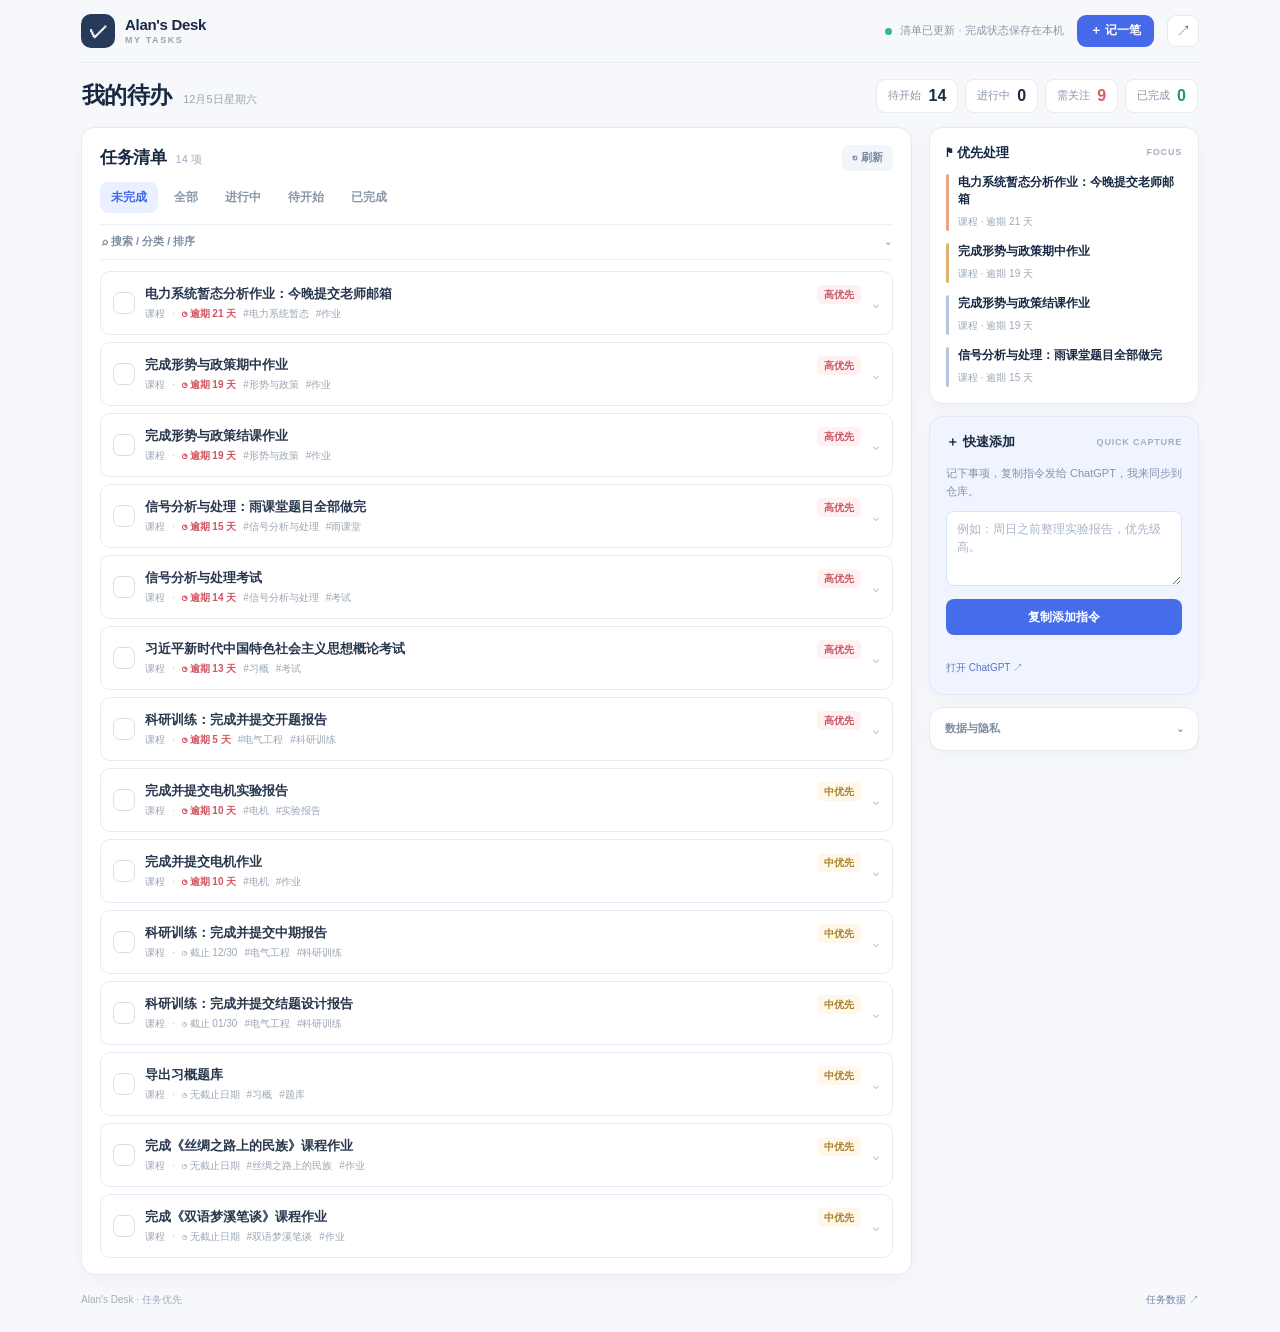
<file: todo/index.html>
<!doctype html>
<html lang="zh-CN">
<head>
<meta charset="utf-8">
<meta name="viewport" content="width=device-width,initial-scale=1,viewport-fit=cover">
<meta name="theme-color" content="#f6f8fb">
<meta name="description" content="Alan's Desk — 任务放在第一屏。">
<title>Alan's Desk · 我的待办</title>
<link rel="icon" type="image/svg+xml" href="./icon.svg">
<link rel="manifest" href="./manifest.webmanifest">
<link rel="stylesheet" href="./styles.css?v=3">
<script defer src="./app.js?v=3"></script>
</head>
<body>
<div class="shell">
  <header class="top">
    <a class="brand" href="./" aria-label="Alan's Desk 首页"><span class="logo">✓</span><span><strong>Alan's Desk</strong><small>MY TASKS</small></span></a>
    <div class="nav">
      <span class="online"><i></i><span id="statusText">正在同步</span></span>
      <a class="nav-add" href="#capturePanel">＋ 记一笔</a>
      <a class="github-link" href="https://github.com/Alan-William/alan-william.github.io/tree/master/todo" target="_blank" rel="noopener noreferrer" title="查看源代码" aria-label="查看 GitHub 仓库">↗</a>
    </div>
  </header>
  <main>
    <section class="overview" aria-label="任务概览">
      <div class="overview-heading"><h1>我的待办</h1><span id="today"></span></div>
      <div class="stats">
        <div class="stat"><span class="stat-label">待开始</span><strong id="countTodo">0</strong></div>
        <div class="stat"><span class="stat-label">进行中</span><strong id="countDoing">0</strong></div>
        <div class="stat urgent"><span class="stat-label">需关注</span><strong id="countUrgent">0</strong></div>
        <div class="stat done"><span class="stat-label">已完成</span><strong id="countDone">0</strong></div>
      </div>
    </section>
    <div class="columns">
      <section class="card task-panel" aria-label="待办任务">
        <div class="head">
          <div class="head-title"><h2>任务清单</h2><span class="count" id="visibleCount">0 项</span></div>
          <button class="refresh" id="refresh" type="button" aria-label="从 GitHub 刷新待办">↻ 刷新</button>
        </div>
        <div class="tabs" id="statuses" aria-label="任务状态">
          <button type="button" data-status="active" class="active" aria-pressed="true">未完成</button>
          <button type="button" data-status="all" aria-pressed="false">全部</button>
          <button type="button" data-status="doing" aria-pressed="false">进行中</button>
          <button type="button" data-status="todo" aria-pressed="false">待开始</button>
          <button type="button" data-status="done" aria-pressed="false">已完成</button>
        </div>
        <details class="extra-filter">
          <summary>⌕ 搜索 / 分类 / 排序 <span class="filter-chevron" aria-hidden="true">⌄</span></summary>
          <div class="filter-body">
            <div class="inputs">
              <input id="search" type="search" placeholder="搜索任务、标签或描述" aria-label="搜索任务" autocomplete="off">
              <select id="sort" aria-label="排序方式">
                <option value="smart">智能排序</option><option value="due">截止日期</option><option value="priority">优先级</option><option value="recent">最近更新</option>
              </select>
            </div>
            <div class="categories" id="categories" aria-label="任务分类"></div>
          </div>
        </details>
        <div class="tasks" id="list" aria-live="polite">
          <div class="empty"><strong>正在获取任务…</strong><p>从 GitHub 读取最新清单</p></div>
        </div>
      </section>
      <aside class="rail">
        <section class="card rail-card focus-card">
          <div class="rail-head"><h3>⚑ 优先处理</h3><small>FOCUS</small></div><div id="focus" class="focus"></div>
        </section>
        <section class="card rail-card capture" id="capturePanel">
          <div class="rail-head"><h3>＋ 快速添加</h3><small>QUICK CAPTURE</small></div>
          <p>记下事项，复制指令发给 ChatGPT，我来同步到仓库。</p>
          <textarea id="capture" maxlength="1000" placeholder="例如：周日之前整理实验报告，优先级高。"></textarea>
          <button type="button" class="primary" id="copyCapture">复制添加指令</button>
          <span class="copyhint" id="copyHint" aria-live="polite"></span>
          <a class="chatlink" href="https://chatgpt.com/" target="_blank" rel="noopener noreferrer">打开 ChatGPT ↗</a>
        </section>
        <details class="card sync-card">
          <summary>数据与隐私 <span>⌄</span></summary>
          <div class="sync-body"><p>最近更新：<strong id="updated">暂未同步</strong></p><p>任务由 GitHub 提供；在网页上点击勾选后，完成状态立即保存到当前浏览器。新任务仍由 ChatGPT 添加到 GitHub。</p><p><b>同步说明：</b>当前版本的勾选状态仅保存在本机浏览器，不会自动回写 GitHub，也不会跨设备同步。清除浏览器数据可能丢失勾选。</p><p><b>注意：</b>网页和任务数据公开可见，请勿记录敏感信息。</p></div>
        </details>
      </aside>
    </div>
  </main>
  <footer class="foot"><span>Alan's Desk · 任务优先</span><a href="https://github.com/Alan-William/alan-william.github.io/blob/master/todo/tasks.json" target="_blank" rel="noopener noreferrer">任务数据 ↗</a></footer>
</div>
<a class="mobile-add" href="#capturePanel" aria-label="快速添加待办">＋ 记一笔</a>
<div class="toast" id="toast" role="status" aria-live="polite"></div>
</body>
</html>
</file>
<file: todo/styles.css>
:root{--bg:#f6f8fb;--ink:#192943;--muted:#8592a4;--line:#e5eaf2;--blue:#466de9;--card:#fff;--shadow:0 5px 18px rgba(24,43,78,.035)}
*{box-sizing:border-box}
html{scroll-behavior:smooth;-webkit-text-size-adjust:100%}
body{margin:0;min-height:100vh;background:var(--bg);color:var(--ink);font-family:Inter,-apple-system,BlinkMacSystemFont,"Segoe UI","PingFang SC","Microsoft YaHei",sans-serif;line-height:1.45}
button,input,textarea,select{font:inherit}
button{cursor:pointer}
a{color:inherit;text-decoration:none}
button:focus-visible,a:focus-visible,input:focus-visible,textarea:focus-visible,select:focus-visible,summary:focus-visible{outline:2px solid #7192f4;outline-offset:2px}
.shell{max-width:1170px;margin:0 auto;padding:0 26px}
.top{height:63px;display:flex;align-items:center;justify-content:space-between;gap:12px;border-bottom:1px solid #e9edf4}
.brand{display:inline-flex;gap:10px;align-items:center;min-width:0}
.logo{width:34px;height:34px;display:grid;place-items:center;border-radius:10px;background:#263b5b;color:#fff;font-size:19px;font-weight:700}
.brand strong{display:block;font-size:15px;letter-spacing:-.3px;line-height:1.3}
.brand small{display:block;font-size:9px;color:#98a5b7;font-weight:750;letter-spacing:1.6px}
.nav{display:flex;align-items:center;gap:13px}
.online{display:inline-flex;align-items:center;gap:8px;color:#8b98a9;font-size:11px;white-space:nowrap}
.online i{width:7px;height:7px;border-radius:50%;background:#37b598}
.nav-add{padding:7px 13px;border-radius:9px;background:#4569e9;color:#fff;font-size:12px;font-weight:700}
.nav-add:hover{background:#3455cb}
.github-link{display:grid;place-items:center;width:32px;height:32px;border-radius:9px;border:1px solid var(--line);background:#fff;font-size:15px;color:#6e7e95}
.overview{display:flex;justify-content:space-between;align-items:center;gap:16px;padding:16px 1px 14px}
.overview-heading{display:flex;align-items:baseline;flex-wrap:wrap;gap:12px}
.overview h1{font-size:23px;font-weight:760;line-height:1.3;letter-spacing:-.7px;margin:0}
#today{font-size:11px;color:#98a5b4}
.stats{display:flex;justify-content:flex-end;align-items:center;gap:7px;flex-wrap:wrap}
.stat{display:flex;align-items:center;gap:7px;background:#fff;border:1px solid #e6ebf3;border-radius:9px;padding:7px 11px;white-space:nowrap}
.stat-label{font-size:11px;color:#8795a8}
.stat strong{font-size:16px;line-height:1.1;font-weight:770;font-variant-numeric:tabular-nums}
.stat.urgent strong{color:#d75e68}
.stat.done strong{color:#229471}
.columns{display:grid;grid-template-columns:minmax(0,1fr) 270px;gap:17px;align-items:start}
.card{background:var(--card);border:1px solid var(--line);border-radius:14px;box-shadow:var(--shadow)}
.task-panel{padding:17px 18px 16px;min-width:0}
.head{display:flex;align-items:center;justify-content:space-between;gap:10px;margin-bottom:11px}
.head-title{display:flex;align-items:baseline;gap:9px}
.head h2{font-size:17px;font-weight:760;letter-spacing:-.35px;line-height:1.3;margin:0}
.count{font-size:11px;color:#a1adbd}
.refresh{border:0;background:#f2f5fa;border-radius:7px;padding:5px 10px;color:#7889a0;font-weight:700;font-size:11px}
.refresh:hover{background:#eaf0ff;color:#4167e3}
.refresh:disabled{opacity:.5;cursor:progress}
.tabs{display:flex;gap:5px;align-items:center;overflow:auto;scrollbar-width:none;padding:0 0 11px}
.tabs::-webkit-scrollbar,.categories::-webkit-scrollbar{display:none}
.tabs button{flex-shrink:0;background:transparent;border:0;border-radius:8px;padding:7px 11px;font-size:12px;color:#8b98a9;font-weight:700}
.tabs button.active{background:#eaf0ff;color:#4268e4}
.tabs button:hover:not(.active){background:#f3f6fa}
.extra-filter{border-top:1px solid #edf0f6;border-bottom:1px solid #edf0f6;margin:0}
.extra-filter>summary{list-style:none;cursor:pointer;display:flex;justify-content:space-between;align-items:center;padding:9px 2px;color:#7f8da1;font-size:11px;font-weight:650;user-select:none}
.extra-filter>summary::-webkit-details-marker{display:none}
.filter-chevron{color:#98a5b5;transition:transform .15s}
.extra-filter[open] .filter-chevron{transform:rotate(180deg)}
.filter-body{padding:0 1px 13px}
.inputs{display:grid;grid-template-columns:minmax(0,1fr) 120px;gap:9px;margin:0 0 10px}
.inputs input,.inputs select{width:100%;border:1px solid #e3e9f2;border-radius:8px;background:#fbfcfe;outline:0;padding:8px 11px;font-size:12px;color:#53647a;min-height:36px}
.inputs input::placeholder{color:#a5b1be}
.categories{display:flex;align-items:center;gap:6px;overflow-x:auto;scrollbar-width:none}
.categories button{border:1px solid #e6ebf3;border-radius:999px;background:#fff;color:#8190a2;white-space:nowrap;padding:5px 10px;font-size:11px;font-weight:650}
.categories button.active{background:#edf3ff;border-color:#c8d6ff;color:#3f63d9}
.tasks{display:grid;gap:7px;padding-top:11px}
.task{min-width:0;overflow:hidden;border:1px solid #e6ebf3;border-radius:10px;background:#fff}
.task:hover{border-color:#c9d6f3;background:#fdfefe}
.task.finished{background:#fafbfc}
.task-summary{display:flex;align-items:center;gap:10px;list-style:none;cursor:pointer;min-height:62px;padding:10px 12px}
.task-summary::-webkit-details-marker{display:none}
.task-check{flex-shrink:0;width:22px;height:22px;border-radius:7px;border:1px solid #d7dfea;background:#fff;display:grid;place-items:center;font-size:17px;line-height:1;color:#8090aa;font-weight:650}
.task.finished .task-check{background:#e8f8f0;border-color:#cceedd;color:#269870}
.task-body{flex:1;min-width:0}
.task-top{display:flex;align-items:baseline;gap:9px;min-width:0}
.task-title{display:block;min-width:0;flex:1;color:#29374e;font-weight:720;font-size:13px;overflow-wrap:anywhere;line-height:1.4}
.task.finished .task-title{color:#9aa6b4;text-decoration:line-through}
.badge{flex-shrink:0;font-size:10px;line-height:1.1;padding:4px 7px;border-radius:5px;font-weight:700;white-space:nowrap}
.badge.high{color:#c95562;background:#fff0f2}
.badge.medium{color:#a9802b;background:#fff7e9}
.badge.low{color:#5484ad;background:#eff6ff}
.badge.done{color:#278c71;background:#e9f8f1}
.meta{display:flex;align-items:center;flex-wrap:wrap;gap:7px;color:#9aa6b5;font-size:10px;margin-top:3px}
.meta .due.warn{color:#c48631;font-weight:750}
.meta .due.late{color:#d25562;font-weight:750}
.meta .state-doing{color:#4d79c7}
.meta-sep{color:#bcc6d3}
.task-chevron{flex-shrink:0;font-size:17px;color:#a2aec0;transition:transform .15s}
.task[open] .task-chevron{transform:rotate(180deg)}
.task-extra{padding:2px 12px 11px 44px;border-top:1px solid #eff2f7}
.description{font-size:12px;white-space:pre-line;overflow-wrap:anywhere;color:#6f7f95;line-height:1.75;margin:9px 0 10px}
.description.quiet{color:#adb6c4}
.check-progress{display:flex;align-items:center;gap:9px;font-size:10px;color:#96a3b4;margin:6px 0 8px}
.bar{height:5px;flex:1;background:#edf1f6;border-radius:6px;overflow:hidden}
.bar i{display:block;height:100%;background:#5fb7af}
.task-foot{display:flex;align-items:center;justify-content:space-between;gap:10px}
.task-foot small{font-size:10px;color:#aab5c3}
.task-foot a{font-size:11px;color:var(--blue);font-weight:650}
.task-foot button{border:0;border-radius:7px;padding:6px 11px;background:#edf2ff;color:#496ce0;font-size:11px;font-weight:700}
.task-foot button:hover{background:#e2ebff}
.empty{text-align:center;padding:27px 10px 31px;color:#8b98a9}
.empty-icon{width:44px;height:44px;border-radius:12px;display:grid;place-items:center;background:#edf3ff;color:#6685d6;font-size:27px;margin:0 auto 10px}
.empty strong{display:block;font-size:13px;font-weight:700;color:#6b7c94}
.empty p{font-size:11px;margin:5px auto 0;max-width:300px}
.rail{display:grid;gap:12px}
.rail-card{padding:16px}
.rail-head{display:flex;justify-content:space-between;align-items:center;gap:10px;margin-bottom:12px}
.rail-head h3{font-size:13px;margin:0;font-weight:760}
.rail-head small{font-size:9px;font-weight:700;color:#a4b0bf;letter-spacing:.8px}
.focus{display:grid;gap:12px}
.focus-item{display:grid;grid-template-columns:3px 1fr;gap:9px}
.focus-item .stripe{background:#eaa37d;border-radius:3px}
.focus-item:nth-child(2) .stripe{background:#dfb46e}
.focus-item:nth-child(n+3) .stripe{background:#b5c6de}
.focus-item strong{display:block;font-size:12px;line-height:1.4;font-weight:680;overflow-wrap:anywhere}
.focus-item small{color:#9ba8b8;font-size:10px}
.focus-none{font-size:11px;color:#9aa8b8;line-height:1.8}
.capture{background:#f0f4ff;border-color:#e1e8fc}
.capture p{font-size:11px;color:#8394ae;line-height:1.65;margin:0 0 11px}
.capture textarea{width:100%;min-height:75px;resize:vertical;border:1px solid #d9e3f8;border-radius:8px;background:#fff;color:#30405b;padding:9px 10px;font-size:12px}
.capture textarea::placeholder{color:#a8b5c8}
.primary{width:100%;min-height:36px;margin-top:7px;border:0;border-radius:8px;background:var(--blue);color:white;font-size:12px;font-weight:700}
.primary:hover{background:#3457cd}
.copyhint{display:block;font-size:10px;color:#4f8c73;min-height:14px;margin-top:5px}
.chatlink{font-size:10px;color:#5b74c3}
.sync-card{padding:0 15px}
.sync-card>summary{list-style:none;cursor:pointer;display:flex;align-items:center;justify-content:space-between;padding:13px 0;font-size:11px;color:#7d8ca0;font-weight:700}
.sync-card>summary::-webkit-details-marker{display:none}
.sync-body{font-size:11px;color:#8b99aa;line-height:1.7;padding-bottom:13px}
.sync-body p{margin:0 0 8px}
.sync-body strong{color:#667c99}
.sync-body b{color:#b17452}
.foot{display:flex;align-items:center;justify-content:space-between;gap:10px;padding:18px 0 25px;font-size:10px;color:#a2adbd}
.foot a{color:#7184ad}
.mobile-add{display:none}
.toast{position:fixed;bottom:22px;left:50%;transform:translate(-50%,18px);background:#243956;color:#fff;padding:10px 14px;border-radius:10px;font-size:12px;box-shadow:0 9px 27px #13264033;opacity:0;pointer-events:none;transition:.2s;z-index:10;white-space:nowrap}
.toast.show{opacity:1;transform:translate(-50%,0)}
@media(max-width:900px){.columns{grid-template-columns:minmax(0,1fr) 245px;gap:11px}.stats{gap:5px}.stat{padding:6px 8px}.task-panel{padding:14px}.rail-card{padding:14px}}
@media(max-width:750px){.shell{padding:0 13px}.columns{grid-template-columns:1fr}.rail{grid-template-columns:1fr 1fr}.sync-card{grid-column:span 2}.overview h1{font-size:21px}.stats{gap:5px}}
@media(max-width:560px){
 .shell{padding:0 10px}
 .top{height:54px;padding:0 4px}
 .logo{width:29px;height:29px;border-radius:9px;font-size:18px}
 .brand{gap:8px}
 .brand strong{font-size:14px}
 .brand small{font-size:8px;letter-spacing:1.4px}
 .nav{gap:7px}
 .online{font-size:0}
 .online i{width:7px;height:7px}
 .nav-add{padding:7px 9px;font-size:11px}
 .github-link{width:29px;height:29px}
 .overview{display:block;padding:9px 1px 10px}
 .overview-heading{display:flex;align-items:baseline;justify-content:space-between;margin-bottom:7px}
 .overview h1{font-size:20px}
 #today{font-size:10px}
 .stats{display:grid;grid-template-columns:repeat(4,minmax(0,1fr));gap:5px}
 .stat{border-radius:8px;padding:6px 4px;min-width:0;flex-direction:column;gap:0;line-height:1.25}
 .stat-label{font-size:10px}
 .stat strong{font-size:17px}
 .task-panel{padding:12px 10px;border-radius:11px}
 .head{margin-bottom:7px}
 .head h2{font-size:15px}
 .refresh{padding:6px 8px}
 .tabs{padding-bottom:8px;gap:2px}
 .tabs button{font-size:11px;padding:6px 9px}
 .extra-filter>summary{padding:7px 1px;font-size:11px}
 .tasks{padding-top:8px;gap:6px}
 .task-summary{min-height:57px;padding:9px 9px;gap:9px}
 .task-title{font-size:13px}
 .task-check{width:21px;height:21px}
 .badge{font-size:9px;padding:3px 5px}
 .meta{font-size:10px;gap:5px}
 .task-chevron{font-size:15px}
 .task-extra{padding:2px 10px 10px 38px}
 .rail{grid-template-columns:1fr;gap:10px}
 .sync-card{grid-column:auto}
 .focus-card{display:none}
 .rail-card{padding:14px}
 .mobile-add{display:inline-flex;position:fixed;right:14px;bottom:calc(16px + env(safe-area-inset-bottom));background:#4369e7;color:#fff;padding:11px 15px;border-radius:40px;box-shadow:0 6px 22px #4668df4a;align-items:center;gap:7px;font-size:12px;font-weight:700;z-index:3}
 .foot{padding-bottom:65px}
 .toast{bottom:calc(66px + env(safe-area-inset-bottom))}
}
@media(prefers-reduced-motion:reduce){*{scroll-behavior:auto!important;transition:none!important}}

/* V3: direct task completion on tap. The check is an actual button, not the details toggle. */
.task-check{cursor:pointer;appearance:none;-webkit-appearance:none;font-family:inherit;transition:background .15s,border-color .15s,color .15s}
.task-check:hover{border-color:#7296e9;background:#f1f5ff}
.task-check.checked,.task.finished .task-check{color:#fff;background:#2b9e79;border-color:#2b9e79;font-size:14px}
.task-summary{cursor:pointer}
.task-check:focus-visible{outline:3px solid #97b2ff;outline-offset:2px}
</file>
